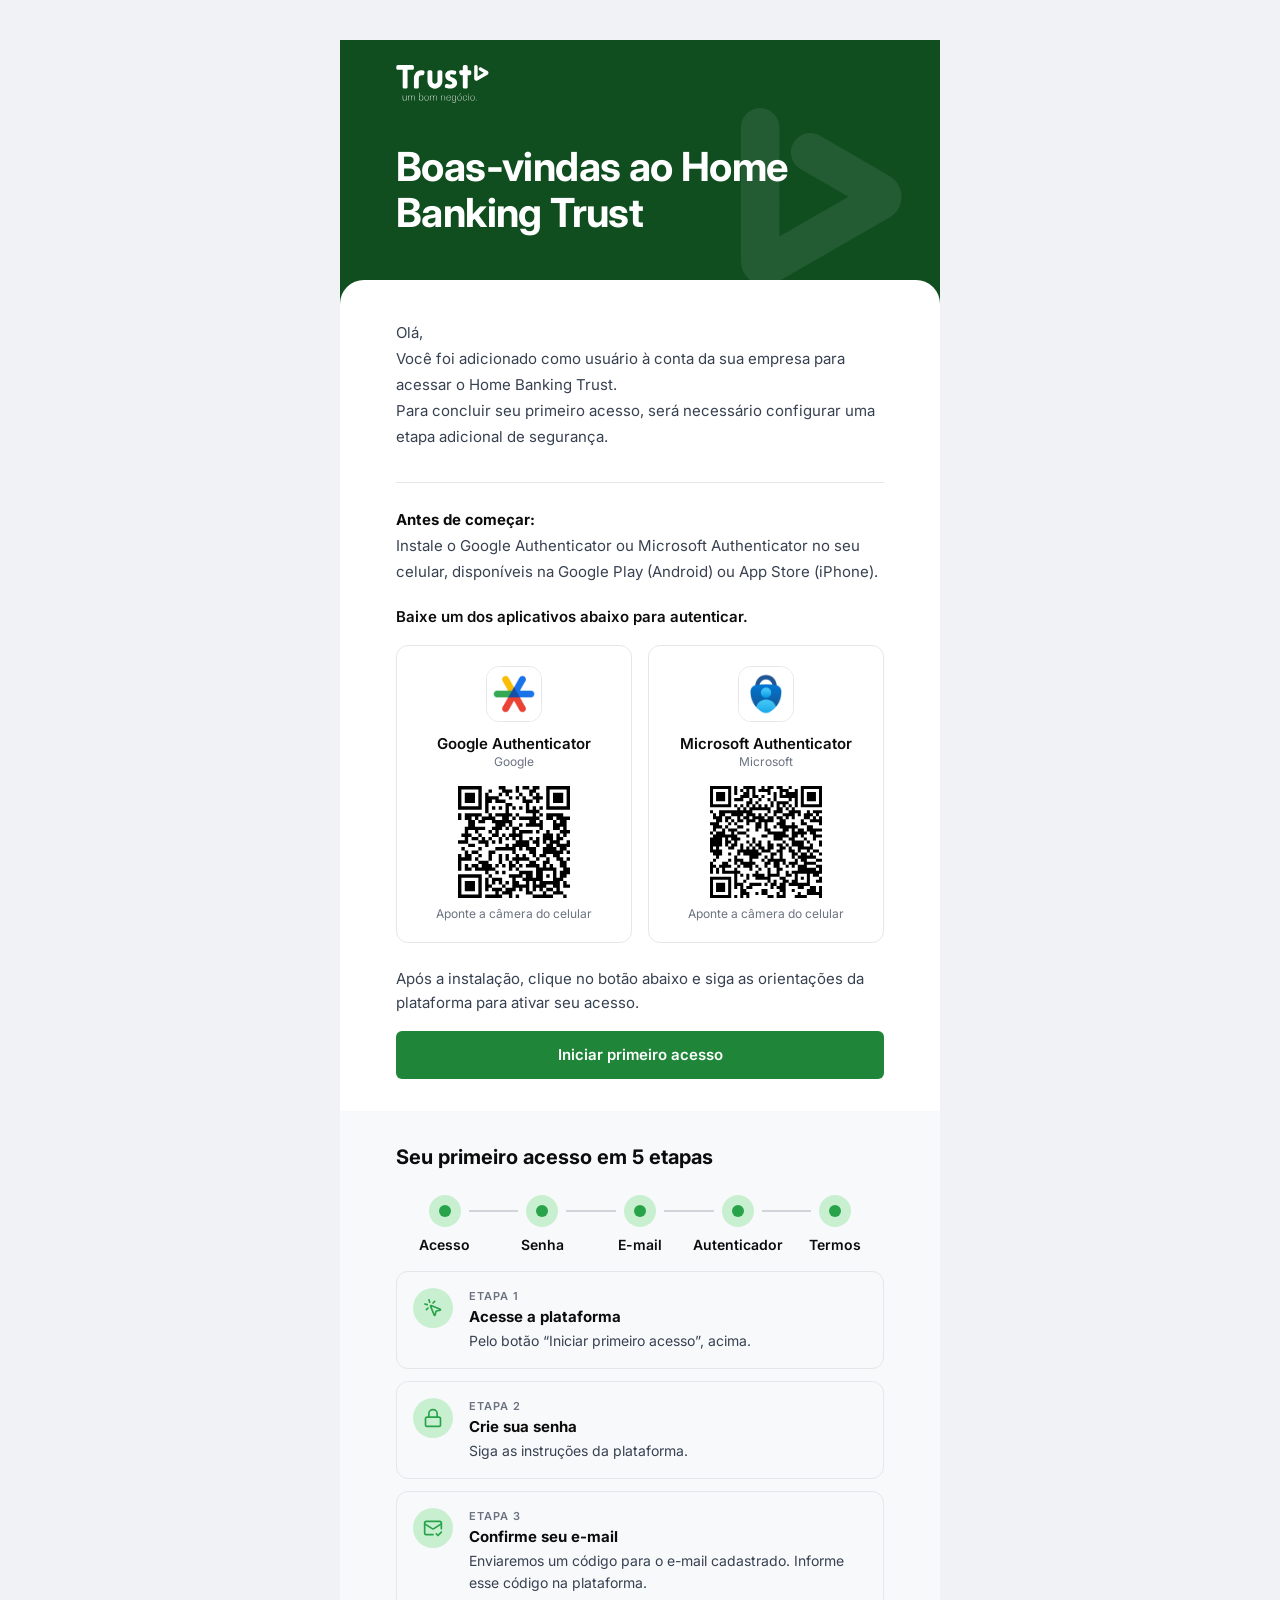
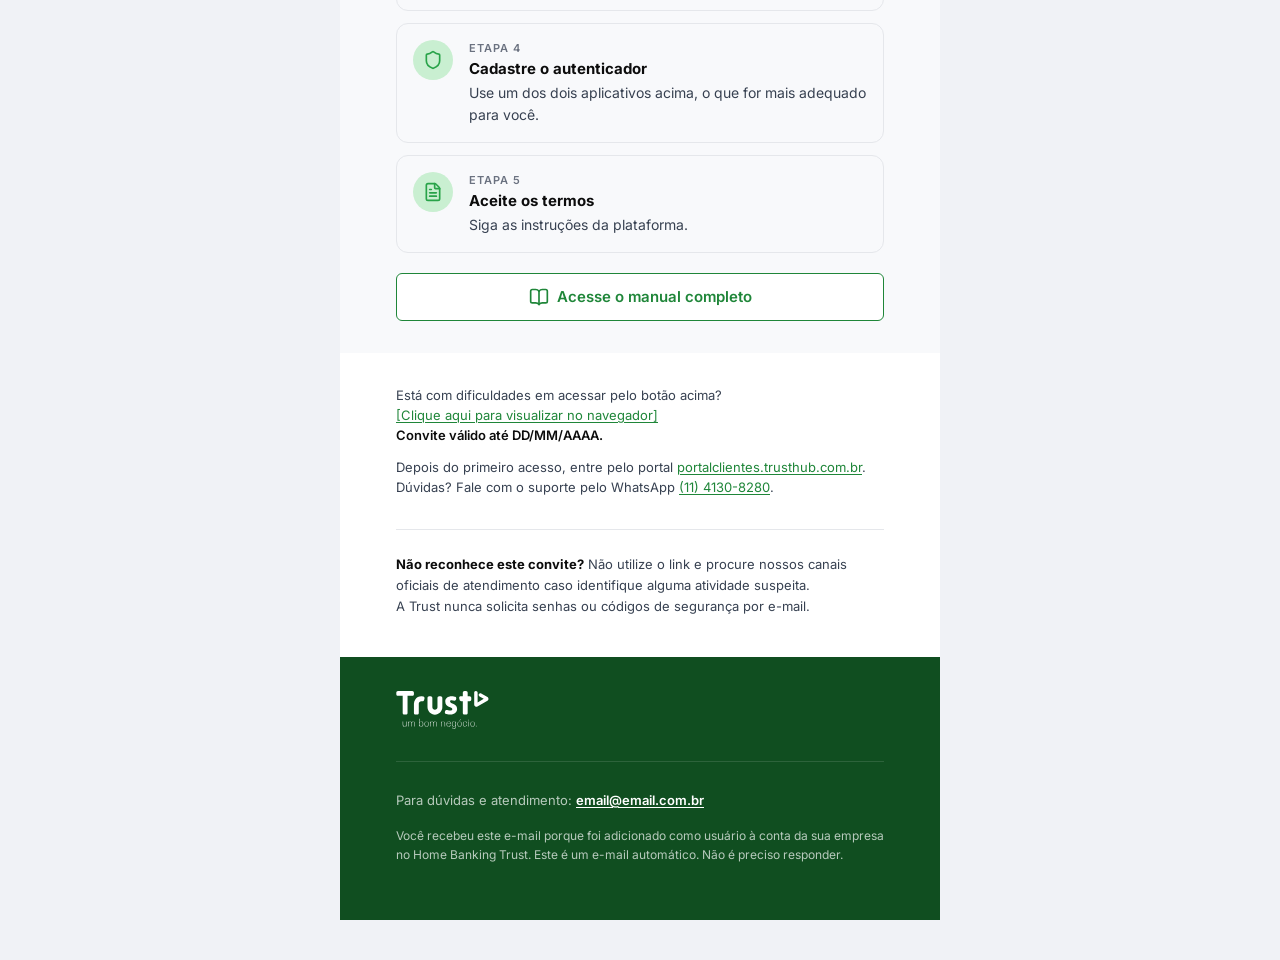
<file: index.html>
<!DOCTYPE html>
<html lang="pt-BR">
<head>
  <meta charset="UTF-8">
  <meta name="robots" content="noindex, nofollow">
  <meta name="viewport" content="width=device-width, initial-scale=1.0">
  <title>Primeiro acesso | Home Banking Trust</title>
  <link rel="preconnect" href="https://fonts.googleapis.com">
  <link rel="preconnect" href="https://fonts.gstatic.com" crossorigin>
  <link href="https://fonts.googleapis.com/css2?family=Inter:wght@400;500;600;700&display=swap" rel="stylesheet">
  <style>
    /* E-mail de primeiro acesso, opção 2 com a copy genérica. Tokens do SRM Diamond DS. Marca Trust (data-brand="trust", branch brand-trust). */
    :root {
      --hero-bg: #104e20;
      --btn: #1f8639;
      --btn-hover: #176a2c;
      --link: #1f8639;
      --chip: #c9efd1;
      --icon: #28a349;
      --focus: rgba(40, 163, 73, 0.35);
      --foot-line: #2d633b;
      --foot-text: #b7cabc;
      --foot-muted: #a4bcaa;
      --text-strong: #0c0c0c;
      --text-body: #374151;
      --text-muted: #6b7280;
      --line: #e5e7eb;
      --page: #f0f2f6;
      --band: #f8f9fb;
      --link-dot: #d1d5db;
      --font-sans: 'Inter', -apple-system, BlinkMacSystemFont, 'Segoe UI', sans-serif;
    }
    *, *::before, *::after { box-sizing: border-box; margin: 0; padding: 0; }
    body { font-family: var(--font-sans); background: var(--page); color: var(--text-body); -webkit-font-smoothing: antialiased; }
    a { color: inherit; }
    svg.i { width: 20px; height: 20px; fill: none; stroke: currentColor; stroke-width: 2; stroke-linecap: round; stroke-linejoin: round; flex-shrink: 0; }

    .email { width: 600px; margin: 40px auto; }
    .blk { background: #fff; padding: 0 56px; }
    .t15 { font-size: 15px; line-height: 26px; }
    .t13 { font-size: 13px; line-height: 20px; }
    .t13 + .t13 { margin-top: 0; }
    b, strong { color: var(--text-strong); font-weight: 700; }
    .semi { color: var(--text-strong); font-weight: 600; }
    .link { color: var(--link); text-decoration: underline; text-underline-offset: 2px; text-decoration-thickness: 1px; }
    .link:hover { color: var(--btn-hover); }
    .rule { height: 1px; background: var(--line); }

    /* Topo */
    .hero { position: relative; height: 264px; background: var(--hero-bg); overflow: hidden; }
    .hero .mark { position: absolute; fill: rgba(255, 255, 255, 0.08); left: 400px; top: 67px; width: 164px; height: 181px; }
    .hero .logo { position: absolute; left: 56px; top: 25px; width: 93px; height: 38px; fill: #fff; }
    .hero .tagline { position: absolute; right: 56px; top: 37px; font-size: 10px; line-height: 14px; font-weight: 600; letter-spacing: 0.16em; color: #a4bcaa; }
    .hero h1 { position: absolute; left: 56px; right: 56px; top: 104px; color: #fff; font-size: 40px; line-height: 46px; font-weight: 700; letter-spacing: -0.6px; }
    .hero .sheet-start { position: absolute; left: 0; right: 0; bottom: 0; height: 24px; background: #fff; border-radius: 24px 24px 0 0; }

    /* Apps */
    .apps-desktop { display: flex; gap: 16px; padding-top: 16px; }
    .app-card {
      flex: 1; display: flex; flex-direction: column; align-items: center; text-align: center;
      padding: 20px 16px; border: 1px solid var(--line); border-radius: 12px; text-decoration: none;
    }
    .app-card:hover { border-color: var(--icon); }
    .app-card:focus-visible { outline: none; box-shadow: 0 0 0 3px var(--focus); }
    .app-icon { width: 56px; height: 56px; border-radius: 13px; border: 1px solid var(--line); display: block; }
    .app-name { margin-top: 12px; font-size: 15px; line-height: 20px; font-weight: 600; color: var(--text-strong); }
    .app-pub { font-size: 12px; line-height: 16px; color: var(--text-muted); }
    .qr { width: 112px; height: 112px; margin-top: 16px; display: block; image-rendering: pixelated; }
    .qr-cap { margin-top: 8px; font-size: 12px; line-height: 16px; color: var(--text-muted); }
    .apps-mobile { display: none; }

    /* Botões */
    .btn {
      display: flex; align-items: center; justify-content: center; gap: 8px;
      height: 48px; border-radius: 6px;
      font-size: 15px; line-height: 20px; font-weight: 600; text-decoration: none;
    }
    .btn-primary { background: var(--btn); color: #fff; }
    .btn-primary:hover { background: var(--btn-hover); }
    .btn-secondary { background: #fff; color: var(--btn); border: 1px solid var(--btn); }
    .btn-secondary:hover { background: var(--chip); }
    .btn:focus-visible { outline: none; box-shadow: 0 0 0 3px var(--focus); }

    /* Etapas */
    .band { background: var(--band); padding: 32px 56px 32px; }
    .band h2 { font-size: 20px; line-height: 28px; font-weight: 700; color: var(--text-strong); }
    .stepper { list-style: none; display: grid; grid-template-columns: repeat(5, 1fr); margin: 24px 0 8px; }
    .stepper li { position: relative; display: flex; flex-direction: column; align-items: center; gap: 8px; font-size: 14px; line-height: 20px; font-weight: 600; color: var(--text-strong); }
    .stepper li:not(:last-child)::after { content: ''; position: absolute; top: 15px; left: calc(50% + 24px); right: calc(-50% + 24px); height: 2px; background: var(--link-dot); }
    .dot { width: 32px; height: 32px; border-radius: 50%; background: var(--chip); display: flex; align-items: center; justify-content: center; }
    .dot::before { content: ''; width: 12px; height: 12px; border-radius: 50%; background: var(--icon); }
    .steps { list-style: none; display: flex; flex-direction: column; gap: 12px; margin-top: 16px; }
    .step { display: flex; gap: 16px; align-items: flex-start; padding: 16px; border: 1px solid var(--line); border-radius: 12px; }
    .chip { width: 40px; height: 40px; border-radius: 20px; background: var(--chip); color: var(--icon); display: flex; align-items: center; justify-content: center; flex-shrink: 0; }
    .step-n { font-size: 11px; line-height: 16px; font-weight: 600; letter-spacing: 1px; text-transform: uppercase; color: var(--text-muted); }
    .step-t { font-size: 15px; line-height: 22px; font-weight: 700; color: var(--text-strong); margin-top: 2px; }
    .step-d { font-size: 14px; line-height: 22px; margin-top: 2px; }
    .band .btn { margin-top: 20px; }

    /* Rodapé */
    .foot { background: var(--hero-bg); padding: 0 56px; }
    .foot-brand { position: relative; height: 72px; }
    .foot-brand .logo { position: absolute; left: 0; bottom: 0; width: 93px; height: 38px; fill: #fff; }
    .foot-brand .tagline { position: absolute; right: 0; bottom: 5px; font-size: 10px; line-height: 14px; font-weight: 600; letter-spacing: 0.16em; color: #a4bcaa; }
    .foot-rule { margin-top: 32px; height: 1px; background: var(--foot-line); }
    .foot-links { padding-top: 28px; font-size: 13px; line-height: 20px; color: var(--foot-text); }
    .foot-links a { color: #fff; font-weight: 600; text-decoration: underline; text-underline-offset: 2px; text-decoration-thickness: 1px; }
    .foot-links a:focus-visible { outline: 2px solid #fff; outline-offset: 2px; border-radius: 2px; }
    .foot-legal { padding: 16px 0 56px; font-size: 12px; line-height: 19px; color: var(--foot-text); }
    .foot-legal .muted { color: var(--foot-muted); }

    @media (max-width: 600px) {
      .email { width: 100%; margin: 0; }
      .blk { padding: 0 24px; }
      .hero { height: 236px; }
      .hero .mark { left: auto; right: -28px; top: 64px; width: 136px; height: 150px; }
      .hero .logo { left: 24px; top: 25px; }
      .hero .tagline { right: 24px; top: 29px; }
      .hero h1 { left: 24px; right: 24px; top: 96px; font-size: 30px; line-height: 38px; letter-spacing: -0.45px; }
      .apps-desktop { display: none; }
      .apps-mobile { display: flex; flex-direction: column; gap: 12px; padding-top: 16px; }
      .app-row { display: flex; align-items: center; gap: 12px; padding: 16px; border: 1px solid var(--line); border-radius: 12px; }
      .app-row .app-icon { width: 48px; height: 48px; border-radius: 11px; }
      .app-row .app-name { margin-top: 0; }
      .apps-sep { margin: 8px 0 4px; }
      .badges { display: flex; justify-content: space-between; gap: 8px; margin-bottom: 8px; }
      .badges a { display: block; border-radius: 8px; }
      .badges a:focus-visible { outline: none; box-shadow: 0 0 0 3px var(--focus); }
      .badge-gp { height: 50px; overflow: hidden; }
      .badge-gp img { height: 65px; margin-top: -7.5px; display: block; }
      .badge-as img { height: 50px; display: block; }
      .band { padding: 32px 24px; }
      .stepper { display: none; }
      .foot { padding: 0 24px; }
    }
    @media (max-width: 360px) {
      .badge-gp img { height: 58px; margin-top: -6.7px; }
      .badge-gp { height: 45px; }
      .badge-as img { height: 45px; }
    }
  </style>
</head>
<body>
  <svg width="0" height="0" style="position:absolute" aria-hidden="true" focusable="false">
    <symbol id="logo" viewBox="0 0 355 146"><path d="M103.88 21.48L102.35 21.0701C100.38 20.6401 98.33 20.4001 96.23 20.4001C86.6 20.4001 78.0902 25.18 72.9302 32.5C69.7702 36.98 67.8903 42.41 67.7603 48.27C67.7603 48.35 67.7402 48.43 67.7402 48.51V84.29C67.7402 87.8 70.6099 90.6799 74.1299 90.6799H80.0103C83.5203 90.6799 86.3999 87.8 86.3999 84.29V48.51C86.3999 48.51 86.3999 48.5 86.3999 48.49C86.6099 43.23 90.9302 39.03 96.2402 39.03C96.8002 39.03 97.2898 39.0802 97.8198 39.1702C97.8198 39.1702 98.7701 39.37 99.3501 39.54C102.65 40.26 106 38.27 106.88 34.97L108.4 29.29C109.31 25.9 107.28 22.37 103.88 21.46"/>
<path d="M176.84 62.49V26.71C176.84 23.2 173.96 20.3201 170.45 20.3201H164.57C161.06 20.3201 158.18 23.2 158.18 26.71V62.49C158.18 62.56 158.2 62.63 158.2 62.71C158.08 67.73 153.72 72.1401 148.35 72.1401C142.98 72.1401 138.62 67.7401 138.5 62.3901V26.72C138.5 23.21 135.63 20.3301 132.11 20.3301H126.23C122.72 20.3301 119.84 23.21 119.84 26.72V62.5C119.84 62.6 119.87 62.69 119.87 62.79C120.26 78.2 132.85 90.78 148.35 90.78C163.85 90.78 176.85 77.83 176.85 62.5H176.84V62.49Z"/>
<path d="M206.59 40.3601C206.59 37.9301 207.87 35.76 212.72 35.76C215.76 35.76 220.43 36.6101 223.27 37.1401C226.41 37.5901 228.99 34.3101 229.5 32.4001L230.16 29.8201C231 26.6801 229.32 23.45 226.39 22.24C225.57 21.86 218.64 20.3101 212.72 20.3101C197.66 20.3101 188.09 28.7401 188.09 40.3501C188.09 63.4501 215.28 60.0001 215.28 69.8301C215.28 72.7601 211.83 74.9299 207.24 74.9299C202.26 74.9299 195 73.24 194.9 73.22C191.57 72.5 188.2 74.5001 187.31 77.8201L186.65 80.4001C185.73 83.8201 187.78 87.37 191.2 88.28C191.2 88.28 200.08 90.73 207.23 90.73C224.97 90.73 233.65 80.1701 233.65 69.5701C233.65 45.9601 206.59 49.9101 206.59 40.3401"/>
<path d="M61.3398 0.0100098H6.39014C2.88014 0.0100098 0 2.89015 0 6.40015V12.28C0 15.79 2.88014 18.6702 6.39014 18.6702H24.5303V84.3501C24.5303 87.8601 27.3999 90.74 30.9199 90.74H36.8003C40.3103 90.74 43.1899 87.8601 43.1899 84.3501V18.6702H61.3301C64.8401 18.6702 67.7202 15.79 67.7202 12.28V6.40015C67.7202 2.89015 64.8501 0.0100098 61.3301 0.0100098"/>
<path d="M248.33 20.3201H255.55V6.40015C255.55 2.89015 258.43 0.0100098 261.94 0.0100098H267.82C271.33 0.0100098 274.21 2.89015 274.21 6.40015V20.3201H281.69C285.2 20.3201 288.08 23.2 288.08 26.71V32.5901C288.08 36.1001 285.2 38.98 281.69 38.98H274.21V84.3501C274.21 87.8601 271.34 90.74 267.82 90.74H261.94C258.43 90.74 255.55 87.8701 255.55 84.3501V38.98H249.75C249.56 38.98 249.38 38.9402 249.2 38.9202C246.54 38.7502 244.15 36.96 243.42 34.25L241.9 28.5701C241.9 28.5701 239.53 20.3201 248.34 20.3201"/>
<path d="M350.21 23.23L326.23 9.36011C323.12 7.57011 319.22 8.59995 317.35 11.7C316.67 12.83 316.34 14.0901 316.4 15.3601C316.5 17.6101 317.73 19.63 319.69 20.75L336.06 30.24L312.44 43.79V6.57007C312.44 2.95007 309.49 0 305.87 0C305.58 0 305.3 0.0200586 305.02 0.0600586C301.76 0.480059 299.3 3.31015 299.3 6.65015V52.1401C299.3 55.3101 301.01 58.1701 303.77 59.5901C304.95 60.2001 306.21 60.5 307.53 60.5C309.02 60.5 310.48 60.0901 311.73 59.3401L350.18 37.27C351.71 36.35 352.91 34.9501 353.54 33.3401C355.03 29.5501 353.67 25.4 350.2 23.23H350.21Z"/>
<path d="M37.6499 117.15H39.3301V136.35H38.04L37.8003 133.47C36.6503 135.66 34.57 136.76 31.54 136.78C26.9 136.78 24.5698 134 24.5698 128.43V117.15H26.25V128.2C26.25 130.6 26.6803 132.36 27.5503 133.48C28.4203 134.6 29.7899 135.16 31.6899 135.16C35.3099 135.16 37.2999 133.26 37.6499 129.45V117.14V117.15Z"/>
<path d="M65.4399 116.72C69.7199 116.72 71.8699 119.5 71.8799 125.07V136.35H70.1802V125.26C70.1802 120.64 68.54 118.33 65.25 118.33C63.69 118.33 62.4402 118.81 61.4902 119.77C60.5402 120.73 59.9703 122.12 59.7803 123.95C59.8003 124.17 59.8198 124.52 59.8198 125V136.35H58.1401V125.26C58.1401 120.64 56.5 118.33 53.21 118.33C51.68 118.33 50.44 118.79 49.48 119.71C48.53 120.63 47.9302 121.96 47.7002 123.69V136.35H46.02V117.15H47.29L47.5503 119.97C48.6503 117.8 50.5799 116.72 53.3599 116.72C56.3999 116.72 58.3603 118.1 59.2603 120.87C59.7503 119.51 60.5201 118.48 61.5801 117.78C62.6401 117.08 63.9299 116.72 65.4399 116.72Z"/>
<path d="M95.8701 116.72C98.3501 116.72 100.22 117.36 101.48 118.63C102.74 119.91 103.38 121.94 103.38 124.75V128.69C103.38 131.49 102.75 133.54 101.48 134.83C100.22 136.12 98.3501 136.77 95.8701 136.77C92.7801 136.77 90.6402 135.71 89.4502 133.6L89.1499 136.34H87.8398V106.89H89.52V119.78C90.74 117.74 92.8601 116.72 95.8701 116.72ZM101.67 128.47V125.03C101.67 122.66 101.2 120.96 100.26 119.9C99.3203 118.85 97.8 118.32 95.71 118.32C92.06 118.32 90.0003 120.12 89.5103 123.72V129.77C90.0003 133.37 92.06 135.17 95.71 135.17C97.8 135.17 99.3203 134.64 100.26 133.59C101.2 132.54 101.67 130.83 101.67 128.46V128.47Z"/>
<path d="M122.23 134.77C120.92 136.11 118.96 136.78 116.36 136.78C113.76 136.78 111.8 136.11 110.49 134.76C109.18 133.42 108.52 131.52 108.52 129.08V124.41C108.52 121.93 109.18 120.03 110.49 118.71C111.8 117.38 113.76 116.72 116.36 116.72C118.96 116.72 120.92 117.38 122.23 118.71C123.54 120.04 124.2 121.94 124.2 124.41V129.08C124.2 131.53 123.54 133.43 122.23 134.77ZM111.67 133.62C112.65 134.65 114.22 135.17 116.36 135.17C118.5 135.17 120.06 134.65 121.05 133.62C122.03 132.59 122.53 131 122.53 128.86V124.6C122.53 122.48 122.04 120.91 121.05 119.88C120.07 118.85 118.5 118.33 116.36 118.33C114.22 118.33 112.66 118.85 111.67 119.88C110.69 120.91 110.19 122.49 110.19 124.6V128.86C110.19 131 110.68 132.59 111.67 133.62Z"/>
<path d="M149.52 116.72C153.8 116.72 155.95 119.5 155.96 125.07V136.35H154.26V125.26C154.26 120.64 152.62 118.33 149.33 118.33C147.77 118.33 146.52 118.81 145.57 119.77C144.62 120.73 144.05 122.12 143.86 123.95C143.88 124.17 143.9 124.52 143.9 125V136.35H142.22V125.26C142.22 120.64 140.58 118.33 137.29 118.33C135.76 118.33 134.52 118.79 133.56 119.71C132.61 120.63 132.01 121.96 131.78 123.69V136.35H130.1V117.15H131.37L131.63 119.97C132.73 117.8 134.66 116.72 137.44 116.72C140.48 116.72 142.44 118.1 143.34 120.87C143.83 119.51 144.6 118.48 145.67 117.78C146.73 117.08 148.02 116.72 149.53 116.72H149.52Z"/>
<path d="M180.03 116.72C184.95 116.72 187.41 119.5 187.42 125.07V136.35H185.72V125.3C185.72 122.9 185.24 121.14 184.29 120.02C183.34 118.9 181.87 118.34 179.87 118.34C176.2 118.34 174.11 120.14 173.6 123.74V136.36H171.92V117.16H173.19L173.45 120.11C174.62 117.86 176.81 116.73 180.02 116.73L180.03 116.72Z"/>
<path d="M200.91 116.72C203.36 116.72 205.25 117.34 206.59 118.58C207.92 119.82 208.59 121.55 208.59 123.76V127.25H194.86V128.46C194.86 133 196.89 135.28 200.95 135.28C205.01 135.28 206.83 133.56 206.83 130.11V129.89H208.51C208.51 132.16 207.87 133.87 206.59 135.03C205.31 136.19 203.43 136.78 200.95 136.78C198.47 136.78 196.5 136.05 195.17 134.58C193.84 133.11 193.18 131.13 193.18 128.62V124.81C193.18 122.33 193.84 120.37 195.15 118.91C196.46 117.45 198.38 116.72 200.91 116.72ZM194.86 125.76H206.87V123.84C206.87 120.09 204.9 118.22 200.95 118.22C197 118.22 194.86 120.48 194.86 125V125.77V125.76Z"/>
<path d="M227.97 117.15H229.28V138.18C229.28 140.42 228.6 142.21 227.23 143.56C225.86 144.9 223.96 145.58 221.52 145.58C217.21 145.58 214.73 143.88 214.07 140.48H215.79C216.1 141.68 216.7 142.56 217.59 143.12C218.48 143.69 219.79 143.97 221.52 143.97C223.49 143.97 224.99 143.44 226.03 142.38C227.07 141.32 227.59 139.81 227.59 137.84V133.68C226.37 135.75 224.24 136.78 221.2 136.78C216.23 136.78 213.75 134.08 213.75 128.69V124.75C213.75 121.97 214.38 119.94 215.65 118.65C216.91 117.36 218.77 116.72 221.21 116.72C224.32 116.72 226.48 117.79 227.69 119.93L227.99 117.15H227.97ZM221.4 135.17C225.17 135.17 227.23 133.27 227.58 129.46V124.04C227.22 120.24 225.16 118.34 221.4 118.33C219.31 118.33 217.79 118.85 216.84 119.9C215.89 120.95 215.42 122.66 215.42 125.04V128.48C215.42 130.85 215.89 132.55 216.84 133.61C217.79 134.67 219.31 135.19 221.4 135.19V135.17Z"/>
<path d="M248.9 134.77C247.59 136.11 245.63 136.78 243.03 136.78C240.43 136.78 238.47 136.11 237.16 134.76C235.85 133.42 235.19 131.52 235.19 129.08V124.41C235.19 121.93 235.85 120.03 237.16 118.71C238.47 117.38 240.43 116.72 243.03 116.72C245.63 116.72 247.59 117.38 248.9 118.71C250.21 120.04 250.87 121.94 250.87 124.41V129.08C250.87 131.53 250.21 133.43 248.9 134.77ZM238.34 133.62C239.32 134.65 240.89 135.17 243.03 135.17C245.17 135.17 246.73 134.65 247.72 133.62C248.7 132.59 249.2 131 249.2 128.86V124.6C249.2 122.48 248.71 120.91 247.72 119.88C246.74 118.85 245.17 118.33 243.03 118.33C240.89 118.33 239.33 118.85 238.34 119.88C237.36 120.91 236.86 122.49 236.86 124.6V128.86C236.86 131 237.35 132.59 238.34 133.62ZM247.92 108.77L243.91 114.67H242.23L246.02 108.77H247.92Z"/>
<path d="M263.74 136.69C261.21 136.69 259.29 136.03 257.98 134.72C256.67 133.41 256.01 131.53 256.01 129.09V124.42C256.01 121.94 256.66 120.05 257.96 118.73C259.26 117.42 261.19 116.76 263.74 116.76C266.29 116.76 268.08 117.38 269.4 118.62C270.72 119.86 271.38 121.61 271.38 123.88V124.2H269.7V123.85C269.7 120.2 267.71 118.38 263.74 118.38C261.65 118.38 260.12 118.89 259.15 119.91C258.18 120.93 257.69 122.5 257.69 124.62V128.88C257.69 131 258.18 132.56 259.15 133.58C260.12 134.59 261.65 135.1 263.74 135.1C267.71 135.1 269.7 133.28 269.7 129.65V129.3H271.38V129.62C271.38 131.89 270.72 133.63 269.4 134.87C268.08 136.1 266.19 136.72 263.74 136.72V136.69Z"/>
<path d="M277.3 113.48V110.62H279.34V113.48H277.3ZM277.42 136.35V117.15H279.1V136.35H277.42Z"/>
<path d="M298.92 134.77C297.61 136.11 295.65 136.78 293.05 136.78C290.45 136.78 288.49 136.11 287.18 134.76C285.87 133.42 285.21 131.52 285.21 129.08V124.41C285.21 121.93 285.87 120.03 287.18 118.71C288.49 117.38 290.45 116.72 293.05 116.72C295.65 116.72 297.61 117.38 298.92 118.71C300.23 120.04 300.89 121.94 300.89 124.41V129.08C300.89 131.53 300.23 133.43 298.92 134.77ZM288.36 133.62C289.34 134.65 290.91 135.17 293.05 135.17C295.19 135.17 296.75 134.65 297.74 133.62C298.72 132.59 299.22 131 299.22 128.86V124.6C299.22 122.48 298.73 120.91 297.74 119.88C296.76 118.85 295.19 118.33 293.05 118.33C290.91 118.33 289.35 118.85 288.36 119.88C287.38 120.91 286.88 122.49 286.88 124.6V128.86C286.88 131 287.37 132.59 288.36 133.62Z"/>
<path d="M306.05 136.35V133.32H308.07V136.35H306.05Z"/></symbol>
    <symbol id="marca" viewBox="299 0 56 61"><path d="M350.21 23.23L326.23 9.36011C323.12 7.57011 319.22 8.59995 317.35 11.7C316.67 12.83 316.34 14.0901 316.4 15.3601C316.5 17.6101 317.73 19.63 319.69 20.75L336.06 30.24L312.44 43.79V6.57007C312.44 2.95007 309.49 0 305.87 0C305.58 0 305.3 0.0200586 305.02 0.0600586C301.76 0.480059 299.3 3.31015 299.3 6.65015V52.1401C299.3 55.3101 301.01 58.1701 303.77 59.5901C304.95 60.2001 306.21 60.5 307.53 60.5C309.02 60.5 310.48 60.0901 311.73 59.3401L350.18 37.27C351.71 36.35 352.91 34.9501 353.54 33.3401C355.03 29.5501 353.67 25.4 350.2 23.23H350.21Z"/></symbol>
    <symbol id="i-click" viewBox="0 0 24 24"><path d="M14 4.1 12 6"/><path d="m5.1 8-2.9-.8"/><path d="m6 12-1.9 2"/><path d="M7.2 2.2 8 5.1"/><path d="M9.037 9.69a.498.498 0 0 1 .653-.653l11 4.5a.5.5 0 0 1-.074.949l-4.349 1.041a1 1 0 0 0-.74.739l-1.04 4.35a.5.5 0 0 1-.95.074z"/></symbol>
    <symbol id="i-lock" viewBox="0 0 24 24"><rect width="18" height="11" x="3" y="11" rx="2" ry="2"/><path d="M7 11V7a5 5 0 0 1 10 0v4"/></symbol>
    <symbol id="i-mail-check" viewBox="0 0 24 24"><path d="M22 13V6a2 2 0 0 0-2-2H4a2 2 0 0 0-2 2v12c0 1.1.9 2 2 2h8"/><path d="m22 7-8.97 5.7a1.94 1.94 0 0 1-2.06 0L2 7"/><path d="m16 19 2 2 4-4"/></symbol>
    <symbol id="i-shield" viewBox="0 0 24 24"><path d="M20 13c0 5-3.5 7.5-7.66 8.95a1 1 0 0 1-.67-.01C7.5 20.5 4 18 4 13V6a1 1 0 0 1 1-1c2 0 4.5-1.2 6.24-2.72a1.17 1.17 0 0 1 1.52 0C14.51 3.81 17 5 19 5a1 1 0 0 1 1 1z"/></symbol>
    <symbol id="i-file-text" viewBox="0 0 24 24"><path d="M6 22a2 2 0 0 1-2-2V4a2 2 0 0 1 2-2h8a2.4 2.4 0 0 1 1.704.706l3.588 3.588A2.4 2.4 0 0 1 20 8v12a2 2 0 0 1-2 2z"/><path d="M14 2v5a1 1 0 0 0 1 1h5"/><path d="M10 9H8"/><path d="M16 13H8"/><path d="M16 17H8"/></symbol>
    <symbol id="i-book" viewBox="0 0 24 24"><path d="M12 5v16"/><path d="M20.001 19A2 2 0 0022 17V5a2 2 0 00-1.999-2L16 3.002A5 5 0 0012 5a5 5 0 00-4-2H4a2 2 0 00-2 2v12a2 2 0 001.999 2H8a5 5 0 014 2 5 5 0 014-2z"/></symbol>
  </svg>

  <main class="email">
    <header class="hero">
      <svg class="mark" aria-hidden="true"><use href="#marca"/></svg>
      <svg class="logo" role="img" aria-label="Trust, um bom negócio"><use href="#logo"/></svg>
      
      <h1>Boas-vindas ao Home Banking Trust</h1>
      <div class="sheet-start"></div>
    </header>

    <section class="blk" style="padding-top:16px">
      <p class="t15">Olá,<br>Você foi adicionado como usuário à conta da sua empresa para acessar o Home Banking Trust.<br>Para concluir seu primeiro acesso, será necessário configurar uma etapa adicional de segurança.</p>
    </section>
    <div class="blk" style="padding-top:32px"><div class="rule"></div></div>

    <section class="blk" style="padding-top:24px">
      <p class="t15"><b>Antes de começar:</b><br>Instale o Google Authenticator ou Microsoft Authenticator no seu celular, disponíveis na Google Play (Android) ou App Store (iPhone).</p>
    </section>
    <section class="blk" style="padding-top:20px">
      <p class="semi" style="font-size:15px;line-height:24px">Baixe um dos aplicativos abaixo para autenticar.</p>
      <div class="apps-desktop">
        <a class="app-card" href="https://maurosrm.github.io/hb-trust/app/google-authenticator/" target="_blank" rel="noopener">
          <img class="app-icon" src="assets/icone-google-authenticator.png" alt="">
          <span class="app-name">Google Authenticator</span>
          <span class="app-pub">Google</span>
          <img class="qr" src="qr/qr-google-authenticator.svg" alt="QR Code para baixar o Google Authenticator">
          <span class="qr-cap">Aponte a câmera do celular</span>
        </a>
        <a class="app-card" href="https://maurosrm.github.io/hb-trust/app/microsoft-authenticator/" target="_blank" rel="noopener">
          <img class="app-icon" src="assets/icone-microsoft-authenticator.png" alt="">
          <span class="app-name">Microsoft Authenticator</span>
          <span class="app-pub">Microsoft</span>
          <img class="qr" src="qr/qr-microsoft-authenticator.svg" alt="QR Code para baixar o Microsoft Authenticator">
          <span class="qr-cap">Aponte a câmera do celular</span>
        </a>
      </div>
      <div class="apps-mobile">
        <div class="app-row"><img class="app-icon" src="assets/icone-google-authenticator.png" alt=""><div><p class="app-name">Google Authenticator</p><p class="app-pub">Google</p></div></div>
        <div class="badges">
          <a class="badge-gp" href="https://play.google.com/store/apps/details?id=com.google.android.apps.authenticator2&hl=pt_BR" target="_blank" rel="noopener"><img src="assets/selo-google-play-pt-br.png" alt="Disponível no Google Play: Google Authenticator"></a>
          <a class="badge-as" href="https://apps.apple.com/br/app/google-authenticator/id388497605" target="_blank" rel="noopener"><img src="assets/selo-app-store-pt-br.svg" alt="Baixar na App Store: Google Authenticator"></a>
        </div>
        <div class="rule apps-sep" role="separator"></div>
        <div class="app-row"><img class="app-icon" src="assets/icone-microsoft-authenticator.png" alt=""><div><p class="app-name">Microsoft Authenticator</p><p class="app-pub">Microsoft</p></div></div>
        <div class="badges">
          <a class="badge-gp" href="https://play.google.com/store/apps/details?id=com.azure.authenticator&hl=pt_BR" target="_blank" rel="noopener"><img src="assets/selo-google-play-pt-br.png" alt="Disponível no Google Play: Microsoft Authenticator"></a>
          <a class="badge-as" href="https://apps.apple.com/br/app/microsoft-authenticator/id983156458" target="_blank" rel="noopener"><img src="assets/selo-app-store-pt-br.svg" alt="Baixar na App Store: Microsoft Authenticator"></a>
        </div>
      </div>
    </section>
    <section class="blk" style="padding-top:24px">
      <p class="t15" style="line-height:24px">Após a instalação, clique no botão abaixo e siga as orientações da plataforma para ativar seu acesso.</p>
    </section>
    <div class="blk" style="padding-top:16px;padding-bottom:32px">
      <a class="btn btn-primary" href="https://portalclientes.trusthub.com.br" target="_blank" rel="noopener">Iniciar primeiro acesso</a>
    </div>

    <section class="band" aria-labelledby="etapas">
      <h2 id="etapas">Seu primeiro acesso em 5 etapas</h2>
      <ol class="stepper" aria-hidden="true">
        <li><span class="dot"></span>Acesso</li>
        <li><span class="dot"></span>Senha</li>
        <li><span class="dot"></span>E-mail</li>
        <li><span class="dot"></span>Autenticador</li>
        <li><span class="dot"></span>Termos</li>
      </ol>
      <ol class="steps">
        <li class="step"><span class="chip"><svg class="i" aria-hidden="true"><use href="#i-click"/></svg></span><div><p class="step-n">Etapa 1</p><p class="step-t">Acesse a plataforma</p><p class="step-d">Pelo botão “Iniciar primeiro acesso”, acima.</p></div></li>
        <li class="step"><span class="chip"><svg class="i" aria-hidden="true"><use href="#i-lock"/></svg></span><div><p class="step-n">Etapa 2</p><p class="step-t">Crie sua senha</p><p class="step-d">Siga as instruções da plataforma.</p></div></li>
        <li class="step"><span class="chip"><svg class="i" aria-hidden="true"><use href="#i-mail-check"/></svg></span><div><p class="step-n">Etapa 3</p><p class="step-t">Confirme seu e-mail</p><p class="step-d">Enviaremos um código para o e-mail cadastrado. Informe esse código na plataforma.</p></div></li>
        <li class="step"><span class="chip"><svg class="i" aria-hidden="true"><use href="#i-shield"/></svg></span><div><p class="step-n">Etapa 4</p><p class="step-t">Cadastre o autenticador</p><p class="step-d">Use um dos dois aplicativos acima, o que for mais adequado para você.</p></div></li>
        <li class="step"><span class="chip"><svg class="i" aria-hidden="true"><use href="#i-file-text"/></svg></span><div><p class="step-n">Etapa 5</p><p class="step-t">Aceite os termos</p><p class="step-d">Siga as instruções da plataforma.</p></div></li>
      </ol>
      <a class="btn btn-secondary" href="manual/" target="_blank" rel="noopener"><svg class="i" aria-hidden="true"><use href="#i-book"/></svg>Acesse o manual completo</a>
    </section>

    <section class="blk" style="padding-top:32px">
      <p class="t13">Está com dificuldades em acessar pelo botão acima?<br><a class="link" href="./">[Clique aqui para visualizar no navegador]</a><br><span class="semi">Convite válido até DD/MM/AAAA.</span></p>
    </section>
    <section class="blk" style="padding-top:12px">
      <p class="t13">Depois do primeiro acesso, entre pelo portal <a class="link" href="https://portalclientes.trusthub.com.br" target="_blank" rel="noopener">portalclientes.trusthub.com.br</a>.<br>Dúvidas? Fale com o suporte pelo WhatsApp <a class="link" href="https://wa.me/551141308280" target="_blank" rel="noopener">(11) 4130-8280</a>.</p>
    </section>
    <div class="blk" style="padding-top:32px"><div class="rule"></div></div>
    <section class="blk" style="padding-top:24px;padding-bottom:40px">
      <p class="t13" style="line-height:21px"><b>Não reconhece este convite?</b> Não utilize o link e procure nossos canais oficiais de atendimento caso identifique alguma atividade suspeita.<br>A Trust nunca solicita senhas ou códigos de segurança por e-mail.</p>
    </section>
    <footer class="foot">
      <div class="foot-brand"><svg class="logo" role="img" aria-label="Trust, um bom negócio"><use href="#logo"/></svg></div>
      <div class="foot-rule"></div>
      <p class="foot-links">Para dúvidas e atendimento: <a href="mailto:email@email.com.br">email@email.com.br</a></p>
      <p class="foot-legal">Você recebeu este e-mail porque foi adicionado como usuário à conta da sua empresa no Home Banking Trust. Este é um e-mail automático. Não é preciso responder.</p>
    </footer>
  </main>
</body>
</html>
</file>
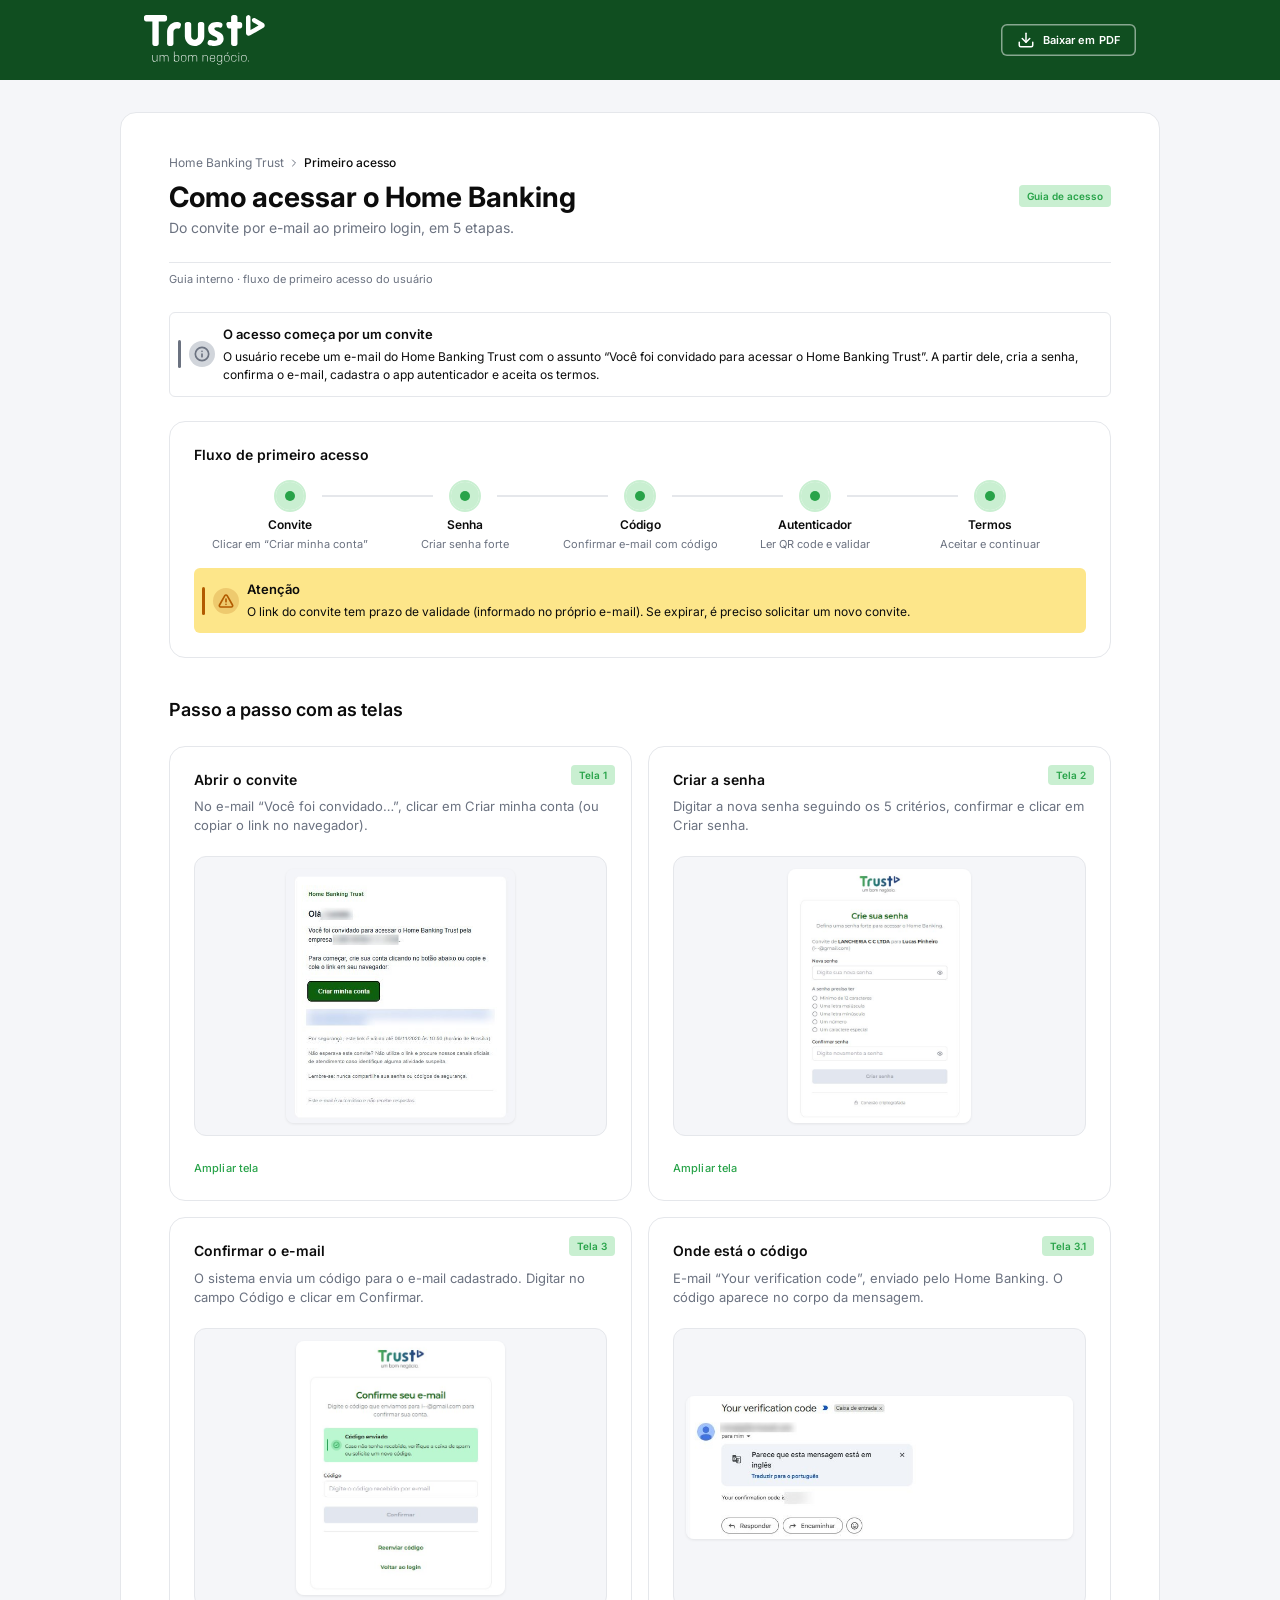
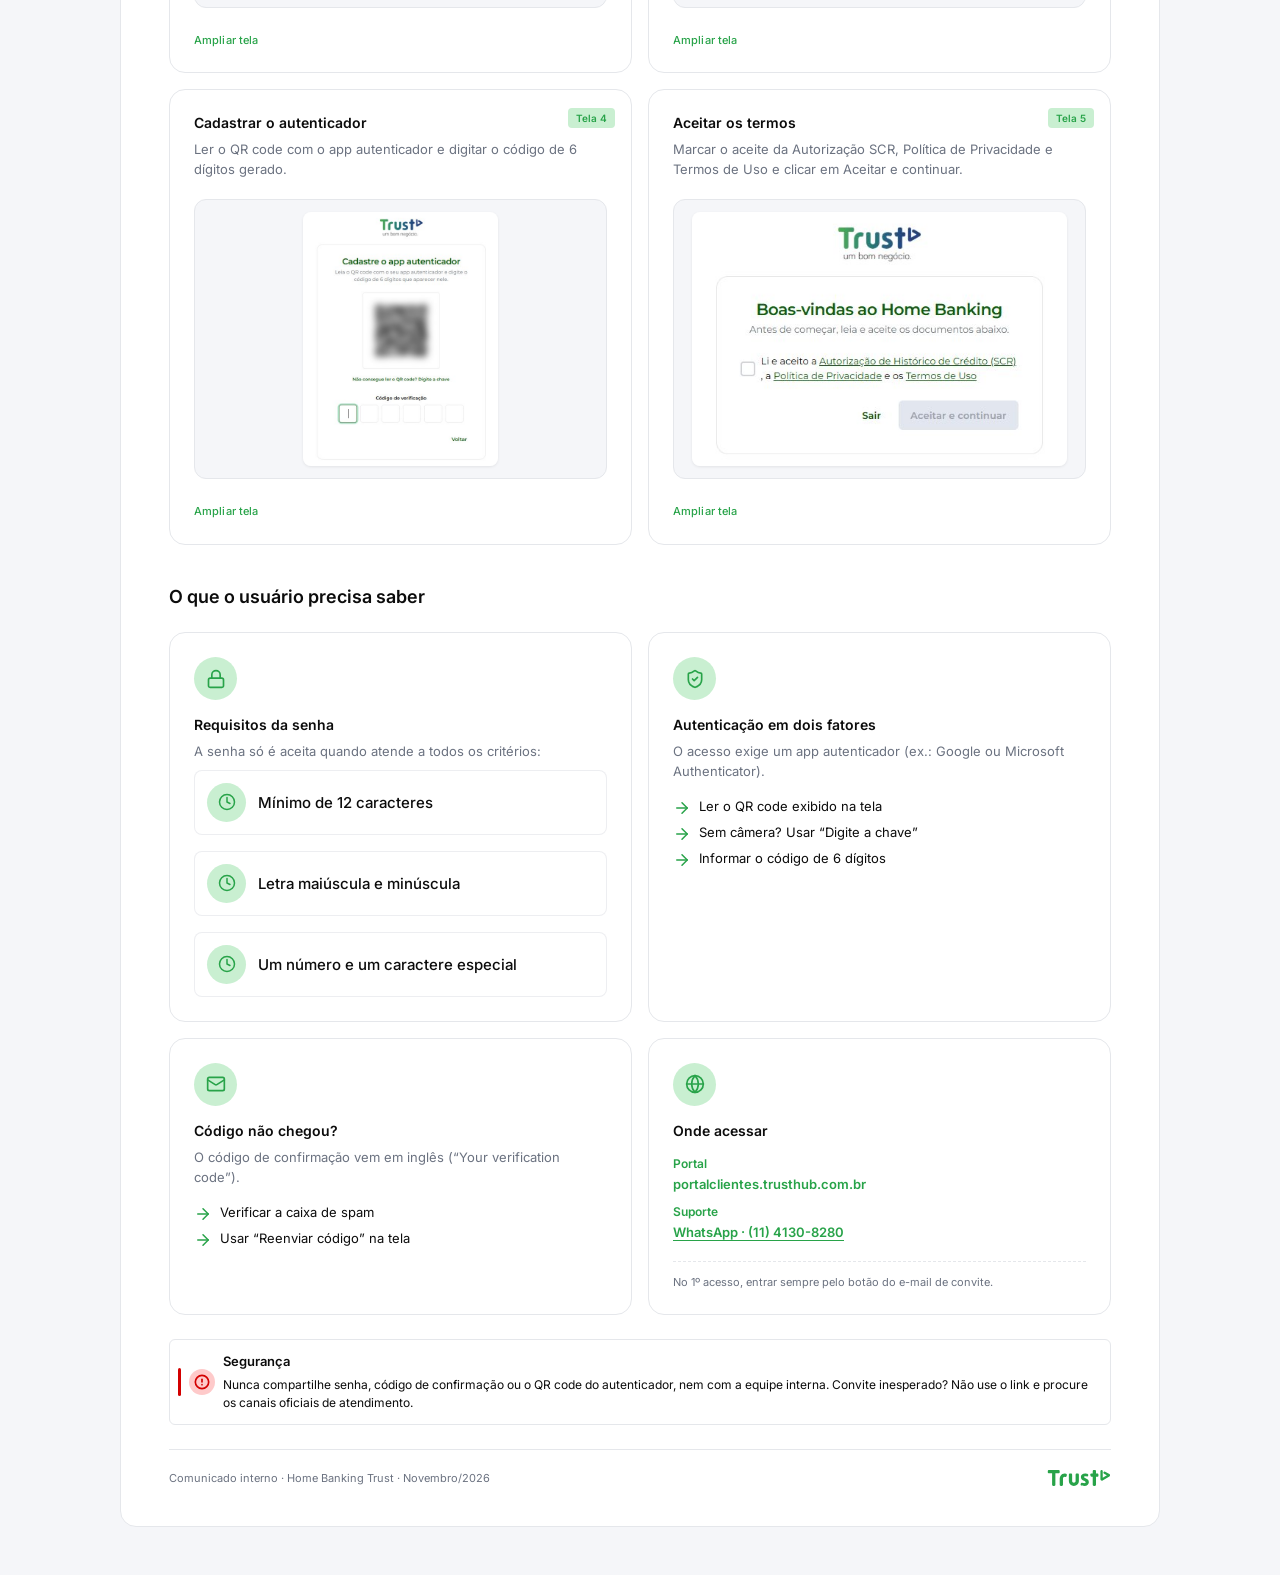
<file: manual/index.html>
<!DOCTYPE html>
<html lang="pt-BR">
<head>
  <meta charset="UTF-8">
  <meta name="viewport" content="width=device-width, initial-scale=1.0">
  <meta name="robots" content="noindex, nofollow">
  <title>Como acessar o Home Banking</title>
  <link rel="preconnect" href="https://fonts.googleapis.com">
  <link rel="preconnect" href="https://fonts.gstatic.com" crossorigin>
  <link href="https://fonts.googleapis.com/css2?family=Inter:wght@400;500;600;700&display=swap" rel="stylesheet">
  <script type="module" crossorigin src="./assets/index-DqwV-yjC.js"></script>
  <link rel="stylesheet" crossorigin href="./assets/index-RgGXMD9n.css">
</head>
<body>
  <div id="root"></div>
</body>
</html>
</file>
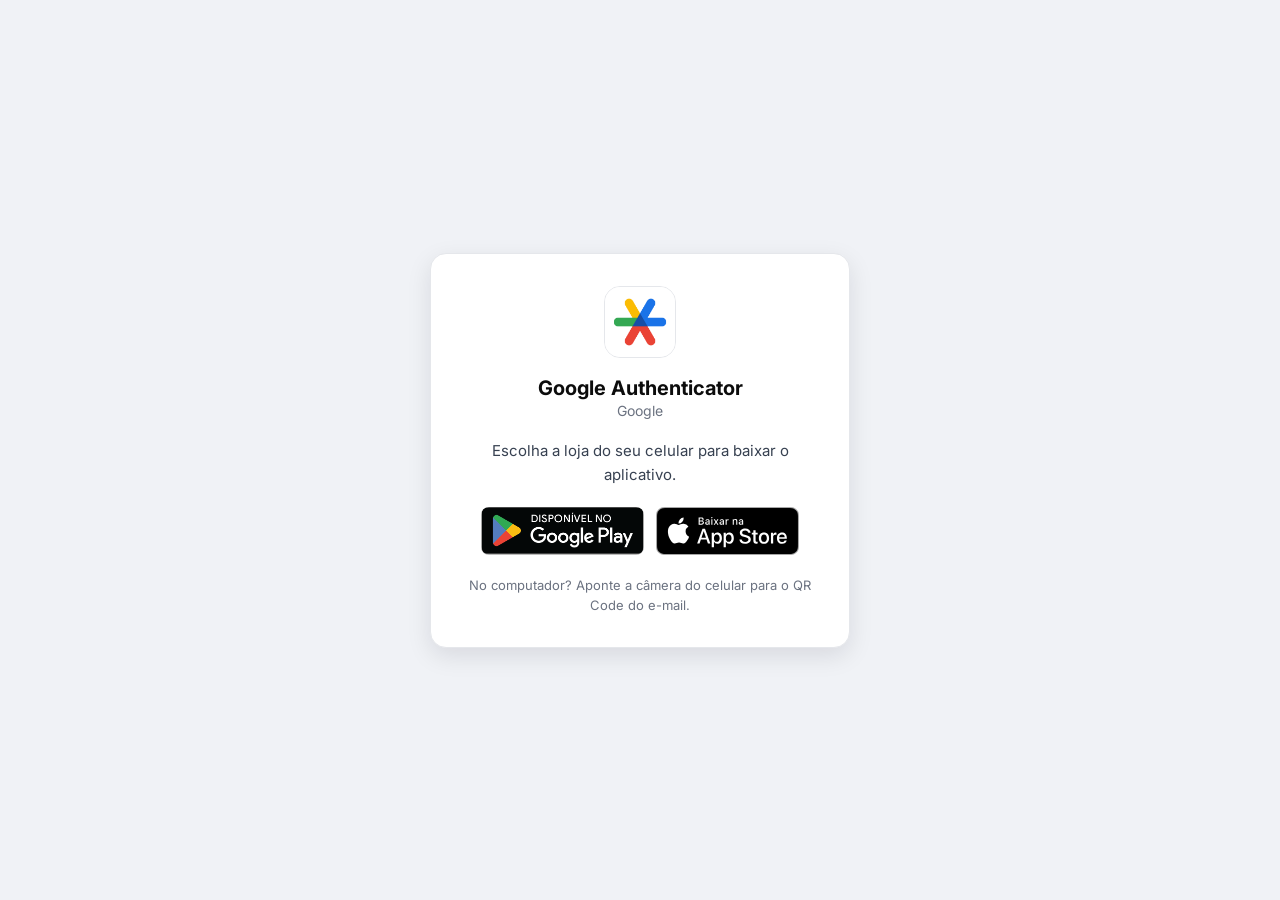
<file: app/google-authenticator/index.html>
<!DOCTYPE html>
<html lang="pt-BR">
<head>
  <meta charset="UTF-8">
  <meta name="robots" content="noindex, nofollow">
  <meta name="viewport" content="width=device-width, initial-scale=1.0">
  <title>Baixar o Google Authenticator</title>
  <script>
    /* Leva para a loja do sistema do celular. No computador, mostra as duas lojas. */
    (function () {
      var ua = navigator.userAgent || '';
      var ios = /iPad|iPhone|iPod/.test(ua) || (navigator.platform === 'MacIntel' && navigator.maxTouchPoints > 1);
      if (/android/i.test(ua)) location.replace('https://play.google.com/store/apps/details?id=com.google.android.apps.authenticator2&hl=pt_BR');
      else if (ios) location.replace('https://apps.apple.com/br/app/google-authenticator/id388497605');
    })();
  </script>
  <link rel="preconnect" href="https://fonts.googleapis.com">
  <link rel="preconnect" href="https://fonts.gstatic.com" crossorigin>
  <link href="https://fonts.googleapis.com/css2?family=Inter:wght@400;600;700&display=swap" rel="stylesheet">
  <style>
    *, *::before, *::after { box-sizing: border-box; margin: 0; padding: 0; }
    body {
      font-family: 'Inter', -apple-system, BlinkMacSystemFont, 'Segoe UI', sans-serif;
      background: #f0f2f6; color: #374151; -webkit-font-smoothing: antialiased;
      min-height: 100vh; display: flex; align-items: center; justify-content: center; padding: 24px 16px;
    }
    .card {
      width: 100%; max-width: 420px; background: #fff; border: 1px solid #e5e7eb; border-radius: 16px;
      box-shadow: 0 8px 24px rgba(0, 8, 30, 0.10); padding: 32px 24px; text-align: center;
    }
    .icon { width: 72px; height: 72px; border-radius: 16px; border: 1px solid #e5e7eb; display: block; margin: 0 auto 16px; }
    h1 { font-size: 20px; line-height: 28px; font-weight: 700; color: #0c0c0c; }
    .pub { font-size: 14px; color: #6b7280; margin-bottom: 20px; }
    p.hint { font-size: 15px; line-height: 24px; margin-bottom: 20px; }
    .badges { display: flex; justify-content: center; align-items: center; gap: 12px; flex-wrap: wrap; }
    .badges a { display: block; border-radius: 8px; }
    .badges a:focus-visible { outline: none; box-shadow: 0 0 0 3px rgba(107, 114, 128, 0.45); }
    .gp { height: 48px; overflow: hidden; }
    .gp img { height: 63px; margin-top: -7.3px; display: block; }
    .as img { height: 48px; display: block; }
    .note { margin-top: 20px; font-size: 13px; line-height: 20px; color: #6b7280; }
  </style>
</head>
<body>
  <main class="card">
    <img class="icon" src="../../assets/icone-google-authenticator.png" alt="">
    <h1>Google Authenticator</h1>
    <p class="pub">Google</p>
    <p class="hint">Escolha a loja do seu celular para baixar o aplicativo.</p>
    <div class="badges">
      <a class="gp" href="https://play.google.com/store/apps/details?id=com.google.android.apps.authenticator2&hl=pt_BR"><img src="../../assets/selo-google-play-pt-br.png" alt="Disponível no Google Play"></a>
      <a class="as" href="https://apps.apple.com/br/app/google-authenticator/id388497605"><img src="../../assets/selo-app-store-pt-br.svg" alt="Baixar na App Store"></a>
    </div>
    <p class="note">No computador? Aponte a câmera do celular para o QR Code do e-mail.</p>
  </main>
</body>
</html>
</file>
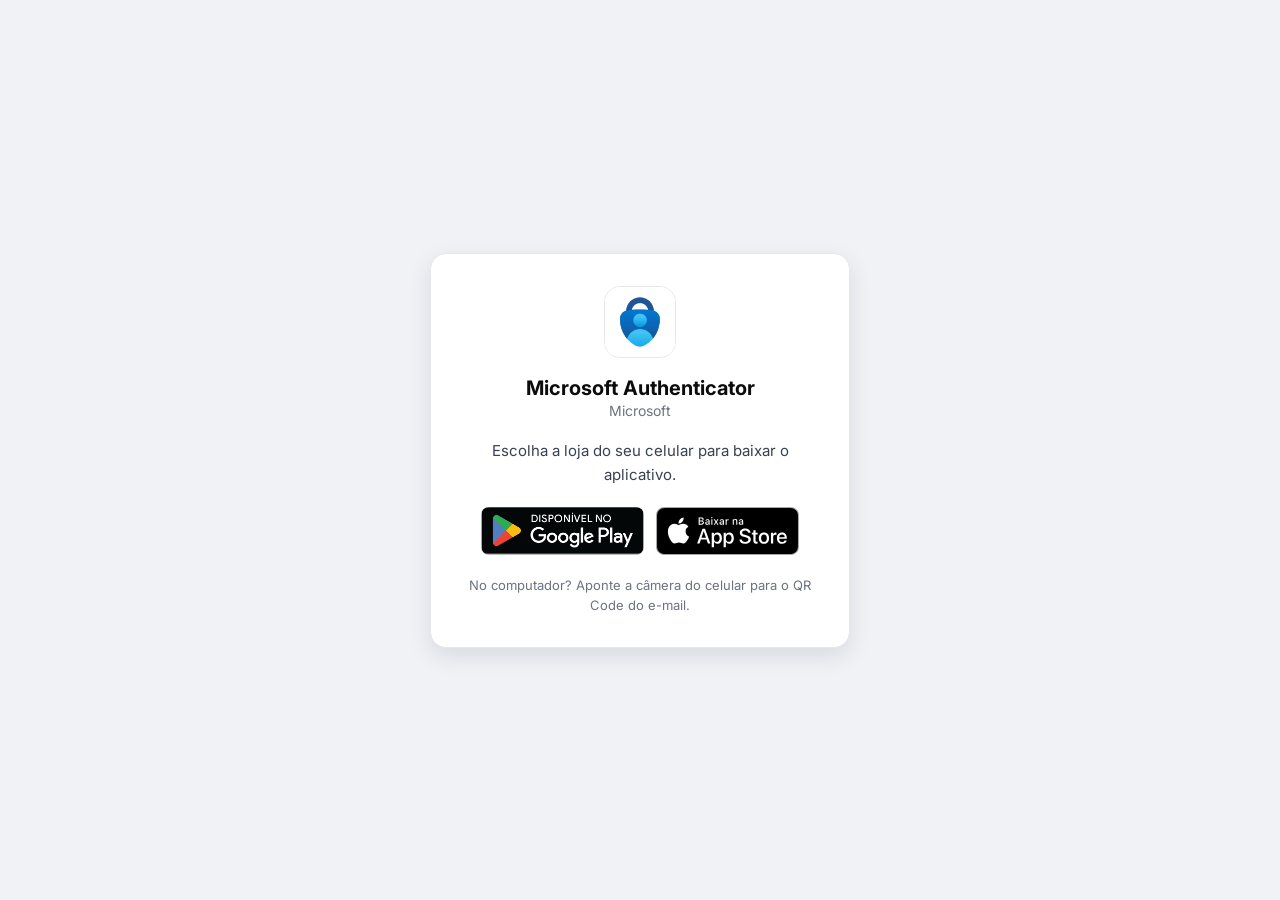
<file: app/microsoft-authenticator/index.html>
<!DOCTYPE html>
<html lang="pt-BR">
<head>
  <meta charset="UTF-8">
  <meta name="robots" content="noindex, nofollow">
  <meta name="viewport" content="width=device-width, initial-scale=1.0">
  <title>Baixar o Microsoft Authenticator</title>
  <script>
    /* Leva para a loja do sistema do celular. No computador, mostra as duas lojas. */
    (function () {
      var ua = navigator.userAgent || '';
      var ios = /iPad|iPhone|iPod/.test(ua) || (navigator.platform === 'MacIntel' && navigator.maxTouchPoints > 1);
      if (/android/i.test(ua)) location.replace('https://play.google.com/store/apps/details?id=com.azure.authenticator&hl=pt_BR');
      else if (ios) location.replace('https://apps.apple.com/br/app/microsoft-authenticator/id983156458');
    })();
  </script>
  <link rel="preconnect" href="https://fonts.googleapis.com">
  <link rel="preconnect" href="https://fonts.gstatic.com" crossorigin>
  <link href="https://fonts.googleapis.com/css2?family=Inter:wght@400;600;700&display=swap" rel="stylesheet">
  <style>
    *, *::before, *::after { box-sizing: border-box; margin: 0; padding: 0; }
    body {
      font-family: 'Inter', -apple-system, BlinkMacSystemFont, 'Segoe UI', sans-serif;
      background: #f0f2f6; color: #374151; -webkit-font-smoothing: antialiased;
      min-height: 100vh; display: flex; align-items: center; justify-content: center; padding: 24px 16px;
    }
    .card {
      width: 100%; max-width: 420px; background: #fff; border: 1px solid #e5e7eb; border-radius: 16px;
      box-shadow: 0 8px 24px rgba(0, 8, 30, 0.10); padding: 32px 24px; text-align: center;
    }
    .icon { width: 72px; height: 72px; border-radius: 16px; border: 1px solid #e5e7eb; display: block; margin: 0 auto 16px; }
    h1 { font-size: 20px; line-height: 28px; font-weight: 700; color: #0c0c0c; }
    .pub { font-size: 14px; color: #6b7280; margin-bottom: 20px; }
    p.hint { font-size: 15px; line-height: 24px; margin-bottom: 20px; }
    .badges { display: flex; justify-content: center; align-items: center; gap: 12px; flex-wrap: wrap; }
    .badges a { display: block; border-radius: 8px; }
    .badges a:focus-visible { outline: none; box-shadow: 0 0 0 3px rgba(107, 114, 128, 0.45); }
    .gp { height: 48px; overflow: hidden; }
    .gp img { height: 63px; margin-top: -7.3px; display: block; }
    .as img { height: 48px; display: block; }
    .note { margin-top: 20px; font-size: 13px; line-height: 20px; color: #6b7280; }
  </style>
</head>
<body>
  <main class="card">
    <img class="icon" src="../../assets/icone-microsoft-authenticator.png" alt="">
    <h1>Microsoft Authenticator</h1>
    <p class="pub">Microsoft</p>
    <p class="hint">Escolha a loja do seu celular para baixar o aplicativo.</p>
    <div class="badges">
      <a class="gp" href="https://play.google.com/store/apps/details?id=com.azure.authenticator&hl=pt_BR"><img src="../../assets/selo-google-play-pt-br.png" alt="Disponível no Google Play"></a>
      <a class="as" href="https://apps.apple.com/br/app/microsoft-authenticator/id983156458"><img src="../../assets/selo-app-store-pt-br.svg" alt="Baixar na App Store"></a>
    </div>
    <p class="note">No computador? Aponte a câmera do celular para o QR Code do e-mail.</p>
  </main>
</body>
</html>
</file>
<file: manual/assets/index-RgGXMD9n.css>
@charset "UTF-8";@import"https://fonts.googleapis.com/css2?family=Inter:wght@400;500;600;700&display=swap";:root{--brand-1-50: #eef2fb;--brand-1-100: #d8e1f5;--brand-1-200: #b3c5ea;--brand-1-250: #92a9ef;--brand-1-300: #7f9ede;--brand-1-350: #5b81d2;--brand-1-400: #3560c9;--brand-1-500: #274c9e;--brand-1-600: #1d3f80;--brand-1-700: #163268;--brand-1-800: #0f2450;--brand-1-900: #081736;--brand-2-50: #fff4e6;--brand-2-100: #ffe6cc;--brand-2-200: #ffd4a3;--brand-2-300: #ffb875;--brand-2-400: #ff9a3d;--brand-2-500: #ff8200;--brand-2-600: #e67300;--brand-2-700: #cc6600;--brand-2-800: #a35200;--brand-2-900: #7a3d00;--core-neutral-0: #ffffff;--core-neutral-50: #f5f6f9;--core-neutral-100: #f0f2f6;--core-neutral-200: #e5e7eb;--core-neutral-300: #d1d5db;--core-neutral-400: #9ca3af;--core-neutral-500: #6b7280;--core-neutral-600: #4b5563;--core-neutral-700: #374151;--core-neutral-800: #1f2937;--core-neutral-900: #111827;--core-neutral-950: #0c0c0c;--core-green-50: #f0fdf4;--core-green-100: #dcfce7;--core-green-200: #bbf7d0;--core-green-300: #86efac;--core-green-400: #4ade80;--core-green-450: #34d399;--core-green-500: #22c55e;--core-green-600: #16a34a;--core-green-700: #047857;--core-green-800: #065f46;--core-green-900: #064e3b;--core-red-50: #fef2f2;--core-red-100: #fee2e2;--core-red-200: #fecaca;--core-red-300: #fca5a5;--core-red-400: #f87171;--core-red-500: #ef4444;--core-red-600: #dc2626;--core-red-700: #d30000;--core-red-800: #991b1b;--core-red-900: #7f1d1d;--core-amber-50: #fffbeb;--core-amber-100: #fef3c7;--core-amber-200: #fde68a;--core-amber-300: #fcd34d;--core-amber-400: #fbbf24;--core-amber-500: #f59e0b;--core-amber-600: #d97706;--core-amber-700: #b25b00;--core-amber-800: #92400e;--core-amber-900: #78350f;--teal-50: #f0fdfa;--teal-100: #ccfbf1;--teal-200: #99f6e4;--teal-300: #5eead4;--teal-500: #14b8a6;--teal-700: #0f766e;--teal-900: #134e4a;--white-a05: rgba(255, 255, 255, .05);--white-a08: rgba(255, 255, 255, .08);--white-a10: rgba(255, 255, 255, .1);--white-a15: rgba(255, 255, 255, .15);--white-a18: rgba(255, 255, 255, .18);--white-a20: rgba(255, 255, 255, .2);--white-a22: rgba(255, 255, 255, .22);--white-a30: rgba(255, 255, 255, .3);--white-a35: rgba(255, 255, 255, .35);--white-a38: rgba(255, 255, 255, .38);--white-a40: rgba(255, 255, 255, .4);--white-a45: rgba(255, 255, 255, .45);--white-a50: rgba(255, 255, 255, .5);--white-a55: rgba(255, 255, 255, .55);--white-a60: rgba(255, 255, 255, .6);--white-a65: rgba(255, 255, 255, .65);--white-a70: rgba(255, 255, 255, .7);--white-a75: rgba(255, 255, 255, .75);--white-a80: rgba(255, 255, 255, .8);--white-a82: rgba(255, 255, 255, .82);--white-a85: rgba(255, 255, 255, .85);--white-a88: rgba(255, 255, 255, .88);--error-a07: rgba(211, 0, 0, .07);--error-a12: rgba(211, 0, 0, .12);--error-a18: rgba(220, 38, 38, .18);--error-a35: rgba(211, 0, 0, .35);--error-dark-a25: rgba(153, 0, 0, .25);--accent-a07: rgba(255, 130, 0, .07);--accent-a12: rgba(255, 130, 0, .12);--accent-a35: rgba(255, 130, 0, .35);--warning-a35: rgba(217, 119, 6, .35)}:root{--brand-primary: var(--brand-1-500);--brand-primary-hover: var(--brand-1-600);--brand-primary-light: var(--brand-1-100);--brand-secondary: var(--brand-1-700);--brand-accent: var(--brand-2-500);--brand-accent-hover: var(--brand-2-700);--brand-accent-light: var(--brand-2-100);--brand-accent-strong: var(--brand-2-700);--brand-primary-dark: var(--brand-primary-hover);--brand-primary-a10: rgba(39, 76, 158, .1);--brand-primary-a15: rgba(39, 76, 158, .15);--brand-primary-a20: rgba(39, 76, 158, .2);--brand-primary-a35: rgba(39, 76, 158, .35);--brand-primary-a45: rgba(39, 76, 158, .45);--overlay-dark-a45: rgba(0, 8, 30, .45);--overlay-dark-a60: rgba(0, 8, 30, .6);--overlay-dark-a80: rgba(0, 8, 30, .8);--logo-primary: #184987;--logo-secondary: #597ca3;--text-primary: var(--core-neutral-950);--text-secondary: var(--core-neutral-500);--text-tertiary: var(--core-neutral-500);--text-placeholder: var(--core-neutral-400);--text-on-brand: var(--core-neutral-0);--text-on-accent: var(--core-neutral-0);--text-on-inverse: var(--core-neutral-0);--text-disabled: var(--core-neutral-400);--text-brand: var(--brand-primary);--text-accent: var(--brand-accent-strong);--text-on-image: rgba(255, 255, 255, .8);--text-on-image-subtle: rgba(255, 255, 255, .6);--icon-default: var(--core-neutral-500);--icon-primary: var(--brand-primary);--icon-success: var(--core-green-700);--icon-warning: var(--core-amber-700);--icon-error: var(--core-red-700);--icon-inverse: var(--core-neutral-0);--icon-glyph-brand: var(--brand-1-500);--surface-default: var(--core-neutral-0);--surface-subtle: var(--core-neutral-50);--surface-muted: #e2e6ef;--surface-brand: var(--brand-primary);--surface-inverse: #1e2b44;--surface-canvas: #f8f9fb;--surface-hover: var(--core-neutral-50);--surface-selected: #f7fafd;--border-default: var(--core-neutral-200);--border-medium: var(--core-neutral-300);--border-strong: var(--core-neutral-400);--border-brand: var(--brand-primary);--border-error: var(--core-red-600);--border-selected: var(--border-medium);--border-subtle: rgba(229, 231, 235, .7);--success-subtle: var(--core-green-200);--success-default: var(--core-green-600);--success-strong: var(--core-green-700);--success-bg: var(--core-green-50);--success-border: var(--core-green-200);--success-icon: var(--core-green-700);--warning-subtle: var(--core-amber-200);--warning-default: var(--core-amber-500);--warning-strong: var(--core-amber-700);--warning-bg: var(--core-amber-50);--warning-border: var(--core-amber-200);--warning-icon: var(--core-amber-700);--error-subtle: var(--core-red-200);--error-default: var(--core-red-600);--error-strong: var(--core-red-700);--error-bg: var(--core-red-50);--error-border: var(--core-red-200);--error-icon: var(--core-red-700);--info-subtle: var(--brand-1-100);--info-default: var(--brand-1-400);--info-strong: var(--brand-1-500);--info-bg: var(--brand-1-50);--info-border: var(--brand-1-200);--info-icon: var(--brand-1-500);--brand-primary-subtle: var(--brand-1-100);--brand-primary-default: var(--brand-1-500);--brand-primary-strong: var(--brand-1-700);--brand-primary-bg: var(--brand-1-50);--brand-primary-border: var(--brand-1-500);--brand-primary-icon: var(--brand-1-500);--feedback-info: var(--text-secondary);--feedback-info-bg: var(--core-neutral-300);--feedback-tint-info: color-mix(in srgb, var(--feedback-info) 20%, transparent);--feedback-tint-success: color-mix(in srgb, var(--success-default) 20%, transparent);--feedback-tint-warning: color-mix(in srgb, var(--warning-strong) 20%, transparent);--feedback-tint-error: color-mix(in srgb, var(--error-strong) 20%, transparent);--feedback-tint-neutral: color-mix(in srgb, var(--text-secondary) 15%, transparent);--feedback-tint-ai: color-mix(in srgb, var(--ai-accent) 20%, transparent);--feedback-chip-info: var(--feedback-info-bg);--feedback-chip-success: var(--success-subtle);--feedback-chip-warning: var(--warning-subtle);--feedback-chip-error: var(--error-subtle);--feedback-chip-brand: var(--brand-primary-light);--callout-rail-info: var(--feedback-info);--callout-rail-success: var(--success-default);--callout-rail-warning: var(--warning-strong);--callout-rail-error: var(--error-strong);--callout-rail-neutral: var(--text-tertiary);--status-pending: var(--core-neutral-400);--ai-surface: var(--brand-1-900);--ai-accent: var(--brand-primary);--ai-muted: var(--brand-primary-a15);--ai-color: var(--brand-primary);--ai-bg: var(--brand-primary-light);--avatar-blue: var(--brand-primary);--avatar-green: #1a6b4a;--avatar-purple: #7c3aed;--avatar-amber: #b45309;--avatar-crimson: #be123c;--avatar-teal: #0d6e8a;--avatar-navy: #1e2d5a;--avatar-rose: #9d174d;--avatar-slate: #475569;--avatar-indigo: #3730a3;--tag-neutral-bg: var(--core-neutral-200);--tag-neutral-color: var(--core-neutral-700);--tag-brand-bg: var(--brand-primary-light);--chip-selected-bg: var(--brand-primary-light);--chip-selected-text: var(--brand-primary);--overlay-backdrop: rgba(0, 8, 30, .6);--overlay-backdrop-light: rgba(0, 8, 30, .45);--overlay-subtle: rgba(0, 0, 0, .04);--focus-ring: 0 0 0 3px var(--brand-primary-a35);--focus-ring-brand: 0 0 0 3px var(--brand-primary-a35);--focus-ring-error: 0 0 0 3px var(--error-a35);--focus-ring-error-input: 0 0 0 3px var(--error-a18);--focus-ring-warning: 0 0 0 3px var(--warning-a35);--focus-ring-accent: 0 0 0 3px var(--accent-a35);--focus-ring-inverse: 0 0 0 3px var(--white-a35);--focus-ring-color: var(--brand-1-400);--focus-ring-width: var(--border-width-lg);--interactive-primary-active: var(--brand-1-900);--interactive-error-active: var(--core-red-800);--interactive-secondary: var(--core-neutral-100);--interactive-secondary-hover: var(--core-neutral-200);--interactive-secondary-active: var(--core-neutral-300);--interactive-on-secondary: var(--brand-primary);--interactive-accent-hover: #e67500;--interactive-accent-active: #cc6900;--interactive-accent-light: #fff0e0;--interactive-danger: var(--core-red-600);--interactive-danger-hover: #b91c1c;--interactive-danger-active: var(--core-red-800);--interactive-danger-light: var(--core-red-50);--interactive-on-danger: var(--core-neutral-0);--interactive-ghost-hover: var(--core-neutral-100);--interactive-ghost-active: var(--core-neutral-200);--nav-dark-bg: var(--white-a08);--nav-dark-bg-hover: rgba(255, 255, 255, .12);--nav-dark-bg-active: var(--white-a15);--nav-dark-border: var(--white-a30);--nav-dark-text: rgba(255, 255, 255, .75);--nav-dark-text-label: rgba(255, 255, 255, .55);--nav-dark-surface: var(--core-neutral-900);--grad-btn: linear-gradient(135deg, var(--brand-1-600) 0%, var(--brand-primary) 100%);--grad-btn-hover: linear-gradient(135deg, var(--brand-1-700) 0%, var(--brand-1-600) 100%);--grad-header: linear-gradient(180deg, var(--brand-1-900) 0%, var(--surface-inverse) 100%);--grad-divider: linear-gradient(90deg, transparent 0%, var(--border-default) 50%, transparent 100%);--grad-overlay: linear-gradient(to top, var(--shadow-overlay-lg) 0%, transparent 100%);--grad-brand: linear-gradient(135deg, var(--brand-1-800) 0%, var(--brand-1-500) 100%);--grad-ai: var(--grad-brand);--grad-ai-hero: linear-gradient(135deg, var(--brand-1-800) 0%, var(--brand-1-700) 60%, var(--brand-1-800) 100%);--chart-1: var(--brand-primary);--chart-2: var(--brand-2-500);--chart-3: var(--core-green-600);--chart-4: var(--avatar-purple);--chart-5: var(--avatar-amber);--chart-6: var(--brand-1-500);--chart-negative: var(--core-neutral-950);--chart-loss: var(--core-red-700);--chart-grid: var(--border-subtle);--chart-tone-primary: var(--brand-primary);--chart-tone-success: var(--core-green-600);--chart-tone-warning: var(--core-amber-500);--chart-tone-error: var(--core-red-600);--chart-tone-info: var(--brand-1-400);--chart-tone-neutral-1: var(--core-neutral-500);--chart-tone-neutral-2: var(--core-neutral-400);--chart-tone-neutral-3: var(--core-neutral-300);--chart-axis: var(--text-secondary);--chart-grid-line: var(--border-subtle);--chart-tooltip-bg: var(--surface-default);--chart-tooltip-color: var(--text-primary)}:root{--font-sans: "Inter", -apple-system, BlinkMacSystemFont, sans-serif;--font-mono: "JetBrains Mono", "Fira Code", "Cascadia Code", monospace;--font-family: var(--font-sans);--text-8: 8px;--text-9: 9px;--text-10: 10px;--text-11: 11px;--text-12: 12px;--text-13: 13px;--text-14: 14px;--text-15: 15px;--text-16: 16px;--text-17: 17px;--text-18: 18px;--text-19: 19px;--text-20: 20px;--text-21: 21px;--text-22: 22px;--text-23: 23px;--text-24: 24px;--text-25: 25px;--text-26: 26px;--text-27: 27px;--text-28: 28px;--text-30: 30px;--text-32: 32px;--text-36: 36px;--text-40: 40px;--text-48: 48px;--font-weight-regular: 400;--font-weight-medium: 500;--font-weight-semibold: 600;--font-weight-bold: 700;--weight-regular: var(--font-weight-regular);--weight-medium: var(--font-weight-medium);--weight-semibold: var(--font-weight-semibold);--weight-bold: var(--font-weight-bold);--text-body: var(--text-14);--text-body-sm: var(--text-13);--text-body-xs: var(--text-12);--text-caption: var(--text-11);--text-label: var(--text-12);--text-label-sm: var(--text-11);--text-heading-sm: var(--text-16);--text-heading-md: var(--text-20);--text-heading-lg: var(--text-24);--text-display: var(--text-32);--text-eyebrow: var(--text-10);--text-mono: var(--text-13);--ts-body-md: var(--text-14);--ts-body-md-weight: 400;--ts-body-sm: var(--text-13);--ts-body-sm-weight: 400;--ts-label-md: var(--text-12);--ts-label-md-weight: 500;--ts-label-sm: var(--text-11);--ts-label-sm-weight: 600;--ts-caption: var(--text-11);--ts-caption-weight: 400;--ts-heading-sm: var(--text-16);--ts-heading-sm-weight: 700;--ts-heading-md: var(--text-20);--ts-heading-md-weight: 700;--ts-heading-lg: var(--text-24);--ts-heading-lg-weight: 800;--ts-eyebrow: var(--text-10);--ts-eyebrow-weight: 700;--ts-mono: var(--text-13);--ts-mono-weight: 500;--leading-dense: 1.1;--leading-tight: 1.15;--leading-compact: 1.25;--leading-snug: 1.3;--leading-normal: 1.5;--leading-loose: 1.6;--tracking-eyebrow: .5px;--tracking-label: var(--tracking-eyebrow);--tracking-nav: .33px;--tracking-tight: .01em;--tracking-widened: .06em}:root{--space-05: 2px;--space-1: 4px;--space-2: 8px;--space-3: 12px;--space-4: 16px;--space-5: 20px;--space-6: 24px;--space-7: 28px;--space-8: 32px;--space-9: 36px;--space-10: 40px;--space-11: 44px;--space-12: 48px;--space-13: 52px;--space-14: 56px;--breakpoint-sm: 480px;--breakpoint-md: 768px;--breakpoint-lg: 1024px;--breakpoint-xl: 1280px;--breakpoint-2xl: 1440px;--padding-page: 56px;--padding-page-mobile: 20px;--padding-section: 40px;--gap-section: 32px;--padding-card: 24px;--padding-card-sm: 16px;--padding-card-x: 24px;--padding-card-y: 24px;--gap-card: 16px;--gap-card-lg: 24px;--gap-form: 16px;--gap-form-group: 24px;--gap-form-inline: 8px;--modal-width: 540px;--modal-width-mobile: calc(100vw - var(--space-6));--toast-width: min(360px, calc(100vw - var(--space-12)));--drawer-width: 45vw;--drawer-width-mobile: 88vw;--drawer-width-min: 420px;--drawer-width-sm: 30vw;--drawer-width-lg: 65vw;--input-height-sm: 40px;--input-height-md: 48px;--nav-height: 80px;--nav-height-scroll: 64px;--bottom-nav-height: 64px;--app-header-height: 56px;--height-row-compact: 40px;--height-row-md: 56px;--height-table-header: 44px;--height-table-header-compact: 36px;--height-pagination: 52px;--width-form-max: 444px;--width-panel-min: 420px;--width-card-min: 220px}:root{--radius-none: 0px;--radius-xxs: 2px;--radius-xs: 2px;--radius-sm: 4px;--radius-md: 6px;--radius-lg: 8px;--radius-xl: 12px;--radius-2xl: 16px;--radius-3xl: 24px;--radius-full: 9999px;--radius-modal: 24px;--radius-button: 6px;--radius-input: 8px;--radius-card: 16px}:root{--shadow-overlay: rgba(0, 8, 30, .5);--shadow-overlay-sm: rgba(0, 8, 30, .35);--shadow-overlay-lg: rgba(0, 8, 30, .6);--shadow-sm: 0 1px 3px rgba(0, 0, 0, .08);--shadow-md: 0 4px 12px rgba(0, 0, 0, .12);--shadow-lg: 0 8px 24px rgba(0, 0, 0, .16);--shadow-xl: 0 20px 40px rgba(0, 8, 30, .15);--shadow-card: 0 8px 24px rgba(0, 8, 30, .1);--shadow-drawer: -8px 0 40px rgba(0, 8, 30, .14);--shadow-nav: 0 4px 8px rgba(0, 0, 0, .06);--shadow-thumb: 0 1px 4px rgba(0, 0, 0, .2);--shadow-modal: 0px 20px 30px rgba(0, 8, 30, .3);--shadow-popover: 0 2px 6px rgba(0, 8, 30, .08), 0 12px 32px rgba(0, 8, 30, .16);--shadow-brand-glow: 0 4px 16px rgba(39, 88, 181, .45)}:root{--border-width-sm: 1px;--border-width-md: 1.5px;--border-width-lg: 2px;--border-width-xl: 3px}:root{--duration-fast: .1s;--duration-normal: .15s;--duration-slow: .2s;--duration-slower: .3s;--easing-default: ease;--easing-standard: cubic-bezier(.4, 0, .2, 1);--easing-spring: cubic-bezier(.16, 1, .3, 1)}:root{--z-base: 0;--z-dropdown: 50;--z-select: 100;--z-sticky: 200;--z-overlay: 500;--z-modal: 1000;--z-drawer: 1100;--z-notification: 1200;--z-tooltip: 1500;--z-toast: 9999}:root{--opacity-disabled: .5;--opacity-subtle: .6;--opacity-overlay: .7;--height-button-sm: 32px;--height-button-md: 40px;--height-button-lg: 48px;--icon-xs: 10px;--icon-sm: 14px;--icon-md: 18px;--icon-lg: 24px;--icon-xl: 32px;--avatar-size-xs: 20px;--avatar-size-sm: 24px;--avatar-size-md: 32px;--avatar-size-lg: 40px;--avatar-size-xl: 48px;--avatar-size-2xl: 80px;--avatar-size-collab: 36px;--skeleton-gradient: linear-gradient( 90deg, var(--surface-muted) 25%, var(--surface-subtle) 50%, var(--surface-muted) 75% );--hero-banner-height: 240px;--hero-landscape-height: 200px;--hero-portrait-width: 280px;--hero-portrait-height: 360px;--toast-circle-size: 40px;--toast-circle-size-sm: 30px;--toast-circle-success: var(--feedback-tint-success);--toast-circle-error: var(--feedback-tint-error);--toast-circle-warning: var(--feedback-tint-warning);--toast-circle-info: var(--feedback-tint-info);--toast-circle-neutral: var(--feedback-tint-neutral);--height-input: 44px;--iasrm-avatar-sm: 32px;--iasrm-avatar-md: 40px;--iasrm-avatar-lg: 56px;--iasrm-avatar-glyph-sm: 18px;--iasrm-avatar-glyph-md: 22px;--iasrm-avatar-glyph-lg: 32px;--iasrm-bubble-tail-radius: 3px;--iasrm-bubble-content-gap: 0;--iasrm-bubble-time-gap: 5px;--iasrm-bubble-time-dot: 6px;--iasrm-typing-dot: 7px;--iasrm-typing-dot-gap: 5px;--iasrm-embed-max-width: 340px;--iasrm-drawer-width-sm: 30vw;--iasrm-drawer-width-md: 40vw;--iasrm-drawer-width-lg: 55vw;--iasrm-drawer-min-sm: 380px;--iasrm-drawer-min-md: 420px;--iasrm-drawer-min-lg: 560px;--iasrm-fab-size: 56px;--iasrm-overlay-width: 60vw;--iasrm-overlay-max-height: 860px;--iasrm-overlay-inset-block: 80px;--iasrm-scrim-blur: 3px;--concierge-avatar-sm: 32px;--concierge-avatar-md: 40px;--concierge-avatar-lg: 52px;--concierge-avatar-svg-sm: 14px;--concierge-avatar-svg-md: 18px;--concierge-avatar-svg-lg: 22px;--dropdown-max-height: 240px;--modal-max-width-sm: 420px;--modal-max-width-md: 580px;--modal-max-width-lg: 720px;--modal-max-width-xl: 960px;--modal-min-height-sm: 360px;--modal-min-height-md: 420px;--modal-min-height-lg: 480px;--modal-min-height-xl: 540px}[data-theme=dark]{--surface-canvas: #0f1420;--surface-default: #171d2c;--surface-subtle: #1d2434;--surface-muted: #26304a;--surface-brand: var(--brand-1-700);--surface-inverse: #f0f5fd;--surface-hover: #212a3e;--surface-selected: #22304d;--text-primary: rgba(255, 255, 255, .9);--text-secondary: rgba(255, 255, 255, .62);--text-tertiary: var(--core-neutral-400);--text-placeholder: var(--core-neutral-600);--text-disabled: rgba(255, 255, 255, .24);--text-on-brand: rgba(255, 255, 255, .9);--text-on-inverse: var(--core-neutral-950);--text-brand: var(--brand-1-350);--text-accent: #ffa64d;--icon-default: rgba(255, 255, 255, .55);--icon-primary: var(--brand-1-350);--icon-inverse: var(--brand-1-900);--icon-glyph-brand: var(--brand-1-250);--border-default: rgba(255, 255, 255, .14);--border-medium: rgba(255, 255, 255, .24);--border-strong: rgba(255, 255, 255, .3);--border-brand: var(--brand-1-400);--border-selected: var(--border-medium);--border-subtle: rgba(255, 255, 255, .08);--success-subtle: #0a2418;--success-strong: var(--core-green-300);--success-default: var(--core-green-450);--warning-subtle: #3a340e;--warning-strong: var(--core-amber-400);--warning-default: var(--core-amber-400);--error-subtle: #331621;--error-strong: var(--core-red-400);--error-default: var(--core-red-400);--feedback-info-bg: #1c2638;--feedback-info: var(--text-secondary);--feedback-tint-info: #33415a;--feedback-tint-success: #1c4a37;--feedback-tint-warning: #57502f;--feedback-tint-error: #55293a;--feedback-tint-neutral: #3c4250;--feedback-tint-ai: #2a4a7a;--feedback-chip-info: #414652;--feedback-chip-success: #2f5341;--feedback-chip-warning: #5c4626;--feedback-chip-error: #6b3a43;--feedback-chip-brand: #2a4a7a;--callout-rail-info: #9ca3af;--callout-rail-success: #22c55e;--callout-rail-warning: var(--core-amber-400);--callout-rail-error: #f87171;--callout-rail-neutral: #9ca3af;--ai-color: var(--brand-1-300);--ai-bg: var(--brand-primary-light);--ai-accent: var(--brand-1-350);--grad-ai-hero: linear-gradient(135deg, var(--surface-default) 0%, var(--surface-muted) 60%, var(--surface-default) 100%);--tag-neutral-bg: #2a3346;--tag-neutral-color: var(--text-primary);--tag-brand-bg: var(--brand-primary-light);--chip-selected-bg: var(--white-a70);--chip-selected-text: var(--text-on-inverse);--brand-primary: var(--brand-1-400);--brand-primary-hover: var(--brand-1-350);--brand-primary-light: #14284a;--brand-accent-light: #4a2f12;--brand-accent-strong: var(--text-accent);--overlay-backdrop: rgba(0, 0, 0, .75);--overlay-backdrop-light: rgba(0, 0, 0, .55);--overlay-subtle: rgba(255, 255, 255, .04);--focus-ring: 0 0 0 3px var(--white-a30);--focus-ring-brand: 0 0 0 3px var(--white-a30);--nav-dark-bg: rgba(240, 245, 253, .06);--nav-dark-bg-hover: rgba(240, 245, 253, .1);--nav-dark-bg-active: rgba(240, 245, 253, .14);--nav-dark-border: rgba(240, 245, 253, .18);--nav-dark-text: rgba(240, 245, 253, .75);--nav-dark-text-label: rgba(255, 255, 255, .45);--skeleton-gradient: linear-gradient( 90deg, rgba(255, 255, 255, .04) 25%, rgba(255, 255, 255, .08) 50%, rgba(255, 255, 255, .04) 75% );--shadow-card: 0 4px 16px rgba(0, 0, 0, .4);--shadow-drawer: -8px 0 40px rgba(0, 0, 0, .5);--shadow-modal: 0 20px 40px rgba(0, 0, 0, .55);--shadow-popover: 0 2px 6px rgba(0, 0, 0, .35), 0 12px 32px rgba(0, 0, 0, .55);--shadow-lg: 0 8px 24px rgba(0, 0, 0, .45);--shadow-xl: 0 20px 40px rgba(0, 0, 0, .55);--interactive-secondary: #1d2434;--interactive-secondary-hover: #26304a;--interactive-secondary-active: #2e3a52;--interactive-on-secondary: rgba(255, 255, 255, .9);--interactive-ghost-hover: rgba(255, 255, 255, .08);--interactive-ghost-active: rgba(255, 255, 255, .12);--chart-1: var(--brand-1-300);--chart-2: var(--brand-2-400);--chart-3: var(--core-green-400);--chart-4: var(--avatar-purple);--chart-5: var(--avatar-amber);--chart-6: var(--brand-1-400);--chart-negative: var(--core-neutral-400);--chart-loss: var(--core-red-400);--chart-grid: var(--border-subtle);--chart-tone-primary: var(--brand-1-300);--chart-tone-success: var(--core-green-400);--chart-tone-warning: var(--core-amber-400);--chart-tone-error: var(--core-red-400);--chart-tone-info: var(--brand-1-500);--chart-tone-neutral-1: var(--core-neutral-400);--chart-tone-neutral-2: var(--core-neutral-500);--chart-tone-neutral-3: var(--core-neutral-600);--chart-axis: var(--text-secondary);--chart-grid-line: var(--border-subtle);--chart-tooltip-bg: var(--surface-elevated, var(--surface-subtle));--chart-tooltip-color: var(--text-primary)}@media(max-width:600px){:root{--modal-width: var(--modal-width-mobile);--drawer-width: var(--drawer-width-mobile);--drawer-width-sm: var(--drawer-width-mobile);--drawer-width-lg: var(--drawer-width-mobile);--padding-page: var(--padding-page-mobile);--padding-section: var(--space-6)}}@media(max-width:768px){:root{--padding-page: var(--space-6);--gap-section: var(--space-6);--modal-width: calc(100vw - var(--space-8))}}[data-brand=trust]{--brand-1-50: #e9f8ed;--brand-1-100: #c9efd1;--brand-1-200: #a0e2ad;--brand-1-250: #83d591;--brand-1-300: #68c678;--brand-1-350: #4bb55f;--brand-1-400: #35aa4a;--brand-1-500: #28a349;--brand-1-600: #1f8639;--brand-1-700: #176a2c;--brand-1-800: #104e20;--brand-1-900: #0a3215;--brand-2-50: #f3fce4;--brand-2-100: #e3f8bf;--brand-2-200: #cff093;--brand-2-300: #b7e466;--brand-2-400: #a1d842;--brand-2-500: #8bc926;--brand-2-600: #71a71d;--brand-2-700: #557d16;--brand-2-800: #3b580f;--brand-2-900: #203208;--brand-primary-a10: rgba(40, 163, 73, .1);--brand-primary-a15: rgba(40, 163, 73, .15);--brand-primary-a20: rgba(40, 163, 73, .2);--brand-primary-a35: rgba(40, 163, 73, .35);--brand-primary-a45: rgba(40, 163, 73, .45);--logo-primary: var(--brand-1-500);--logo-secondary: var(--brand-1-700)}[data-brand=hb-digital]{--brand-accent: #e67e22;--brand-accent-hover: #ca6f1e;--brand-accent-light: #fdebd0;--brand-accent-strong: #ca6f1e;--grad-btn: linear-gradient(135deg, #e67e22 0%, #ca6f1e 100%)}[data-brand=hb-institucional]{--brand-1-50: #eef2fa;--brand-1-100: #dae2f5;--brand-1-200: #b3c5eb;--brand-1-300: #87a3dd;--brand-1-400: #5b81cd;--brand-1-500: #2F4AA8;--brand-1-600: #253d90;--brand-1-700: #1d3272;--brand-1-800: #142857;--brand-1-900: #0c1a3c;--brand-2-50: #faf5e8;--brand-2-100: #f2e7c8;--brand-2-200: #e8d29c;--brand-2-300: #dcb976;--brand-2-400: #d1a55b;--brand-2-500: #C8A96B;--brand-2-600: #b0925c;--brand-2-700: #8f7549;--brand-2-800: #6d5936;--brand-2-900: #4a3d24}*,*:before,*:after{box-sizing:border-box;margin:0;padding:0}html{-webkit-text-size-adjust:100%;font-size:16px;scroll-behavior:smooth}body{font-family:var(--font-sans);font-size:var(--text-14);line-height:var(--leading-normal);color:var(--text-primary);background-color:var(--surface-canvas);-webkit-font-smoothing:antialiased;-moz-osx-font-smoothing:grayscale}img,svg{display:block;max-width:100%}button,input,select,textarea{font:inherit}button{cursor:pointer;border:none;background:none;padding:0}a{color:var(--brand-primary);text-decoration:none}a:hover{text-decoration:underline}ul,ol{list-style:none}::-webkit-scrollbar{width:6px;height:6px}::-webkit-scrollbar-track{background:var(--surface-subtle)}::-webkit-scrollbar-thumb{background:var(--border-default);border-radius:var(--radius-full)}::-webkit-scrollbar-thumb:hover{background:var(--border-strong)}::selection{background-color:var(--brand-primary-light);color:var(--brand-primary)}:focus-visible{outline:2px solid var(--brand-primary);outline-offset:2px}.g2{display:grid;grid-template-columns:repeat(2,1fr);gap:var(--gap-card)}.g3{display:grid;grid-template-columns:repeat(3,1fr);gap:var(--gap-card)}.g4{display:grid;grid-template-columns:repeat(4,1fr);gap:var(--gap-card)}.g5{display:grid;grid-template-columns:repeat(5,1fr);gap:var(--gap-card)}.g2-lg{display:grid;grid-template-columns:repeat(2,1fr);gap:var(--gap-card-lg)}.g3-lg{display:grid;grid-template-columns:repeat(3,1fr);gap:var(--gap-card-lg)}.g-auto-sm{display:grid;grid-template-columns:repeat(auto-fill,minmax(200px,1fr));gap:var(--gap-card)}.g-auto-md{display:grid;grid-template-columns:repeat(auto-fill,minmax(280px,1fr));gap:var(--gap-card)}.g-auto-lg{display:grid;grid-template-columns:repeat(auto-fill,minmax(360px,1fr));gap:var(--gap-card)}.row{display:flex;align-items:center;gap:var(--space-3)}.row-lg{display:flex;align-items:center;gap:var(--space-6)}.col{display:flex;flex-direction:column;gap:var(--space-3)}.col-lg{display:flex;flex-direction:column;gap:var(--space-6)}.between{display:flex;align-items:center;justify-content:space-between}@media(max-width:768px){.g2,.g3,.g4,.g5,.g2-lg,.g3-lg{grid-template-columns:1fr}.g2.g2-keep-mobile{grid-template-columns:repeat(2,1fr)}}.page-wrap{max-width:1440px;margin:0 auto;padding:0 var(--padding-page)}@media(max-width:768px){.page-wrap{padding:0 var(--padding-page-mobile)}}body{background:var(--surface-subtle)}.page{min-height:100vh}.wrap{max-width:1040px;margin:0 auto;padding:0 var(--space-6, 24px)}.brandbar{background:var(--brand-1-800)}.brandbar-inner{display:flex;align-items:center;justify-content:space-between;gap:16px;min-height:80px}.sheet{display:flex;flex-direction:column;gap:24px;background:var(--surface-default);border:1px solid var(--border-default);border-radius:var(--radius-card);margin-top:32px;margin-bottom:48px;padding:40px 48px}.caption{font-family:var(--font-sans);font-size:var(--text-11);font-weight:var(--font-weight-regular);line-height:var(--leading-normal);color:var(--text-tertiary);color:var(--text-secondary);margin-top:-16px}.section{font-family:var(--font-sans);font-size:var(--text-18);font-weight:var(--font-weight-semibold);line-height:var(--leading-snug);color:var(--text-primary);margin-top:16px}.flow{gap:20px}.flow>*{width:100%}.stepper-wrap{padding:8px 64px 4px}.flow-warning{margin-top:16px}.grid{display:grid;grid-template-columns:1fr 1fr;gap:16px}.screen{height:100%}.shot{display:flex;align-items:center;justify-content:center;height:280px;margin-top:12px;padding:12px;background:var(--surface-subtle);border:1px solid var(--border-default);border-radius:var(--radius-xl)}.shot img{max-width:100%;max-height:100%;display:block;border-radius:var(--radius-lg);box-shadow:var(--shadow-sm)}.zoomed{display:block;max-width:100%;margin:0 auto;border-radius:var(--radius-lg)}.bullets{list-style:none;display:flex;flex-direction:column;gap:6px;margin-top:8px}.bullets li{display:flex;align-items:flex-start;gap:8px;font-family:var(--font-sans);font-size:var(--text-13);font-weight:var(--font-weight-regular);line-height:var(--leading-normal);color:var(--text-primary)}.bullets li>:first-child{margin-top:2px;color:var(--icon-primary)}.where{display:flex;flex-direction:column;gap:12px;margin-top:8px}.where a{color:var(--text-brand);text-decoration:underline;text-underline-offset:3px}.note{font-family:var(--font-sans);font-size:var(--text-11);font-weight:var(--font-weight-regular);line-height:var(--leading-normal);color:var(--text-tertiary);color:var(--text-secondary);border-top:1px dashed var(--border-default);padding-top:12px;margin-top:12px}.foot{display:flex;align-items:center;justify-content:space-between;gap:16px;border-top:1px solid var(--border-default);padding-top:20px;font-family:var(--font-sans);font-size:var(--text-11);font-weight:var(--font-weight-regular);line-height:var(--leading-normal);color:var(--text-tertiary);color:var(--text-secondary)}.foot strong{letter-spacing:.08em}@media(max-width:720px){.wrap{padding:0 16px}.sheet{margin:16px 0 32px;padding:24px 16px;border-radius:var(--radius-xl)}.grid{grid-template-columns:1fr}.stepper-wrap{padding:8px 0 0}.shot{height:240px}.foot{flex-direction:column;align-items:flex-start}}@page{size:A4;margin:12mm 0}@page :first{margin-top:0}@media print{body{background:#fff}.no-print,.screen [class*=actions]{display:none!important}.brandbar{-webkit-print-color-adjust:exact;print-color-adjust:exact}.sheet{border:0;margin:0 auto}.screen,.grid>*,[class*=callout]{break-inside:avoid}.section{break-after:avoid}}._icon_th9kw_1{display:block;flex-shrink:0}._circle_1610x_1{display:flex;align-items:center;justify-content:center;flex-shrink:0;border-radius:var(--radius-full)}._circle_1610x_1 svg{display:block}._success_1610x_13{color:var(--success-default)}._error_1610x_17{color:var(--error-strong)}._warning_1610x_21{color:var(--warning-strong)}._info_1610x_25{color:var(--feedback-info)}._default_1610x_29{color:var(--icon-glyph-brand)}._accent_1610x_33{color:var(--brand-accent)}._tintChip_1610x_37._circle_1610x_1._success_1610x_13{background:var(--feedback-chip-success)}._tintChip_1610x_37._circle_1610x_1._error_1610x_17{background:var(--feedback-chip-error)}._tintChip_1610x_37._circle_1610x_1._warning_1610x_21{background:var(--feedback-chip-warning)}._tintChip_1610x_37._circle_1610x_1._info_1610x_25{background:var(--feedback-chip-info)}._tintChip_1610x_37._circle_1610x_1._default_1610x_29{background:var(--brand-primary-light)}._tintChip_1610x_37._circle_1610x_1._accent_1610x_33{background:var(--brand-accent-light)}._tintWell_1610x_61._circle_1610x_1._success_1610x_13{background:var(--feedback-tint-success)}._tintWell_1610x_61._circle_1610x_1._error_1610x_17{background:var(--feedback-tint-error)}._tintWell_1610x_61._circle_1610x_1._warning_1610x_21{background:var(--feedback-tint-warning)}._tintWell_1610x_61._circle_1610x_1._info_1610x_25{background:var(--feedback-tint-info)}._tintWell_1610x_61._circle_1610x_1._default_1610x_29{background:var(--brand-primary-light)}._tintWell_1610x_61._circle_1610x_1._accent_1610x_33{background:var(--feedback-tint-ai)}._bare_1610x_85{display:inline-flex;align-items:center;background:none;color:inherit}._spinning_1610x_92{animation:_ds-icon-spin_1610x_1 1s linear infinite}@keyframes _ds-icon-spin_1610x_1{0%{transform:rotate(0)}to{transform:rotate(360deg)}}@media(prefers-reduced-motion:reduce){._spinning_1610x_92{animation:none}}._button_el195_2{position:relative;display:inline-flex;align-items:center;justify-content:center;gap:var(--space-2);padding:var(--space-3) var(--space-4);overflow:hidden;border:none;border-radius:var(--radius-button);font-family:var(--font-sans);font-weight:600;letter-spacing:var(--tracking-tight);white-space:nowrap;-webkit-user-select:none;user-select:none;cursor:pointer;outline:none;transition:background-color var(--duration-normal) var(--easing-default),color var(--duration-normal) var(--easing-default),border-color var(--duration-normal) var(--easing-default)}._button_el195_2[data-disabled]{cursor:not-allowed}._content_el195_26{position:relative;z-index:1;display:inline-flex;align-items:center;gap:var(--space-2)}._spinner_el195_34{animation:_spin_el195_34 1s linear infinite}@keyframes _spin_el195_34{to{transform:rotate(360deg)}}._sizeSm_el195_43{height:var(--space-8);font-size:var(--text-11)}._sizeMd_el195_48{height:var(--space-10);font-size:var(--text-13)}._sizeLg_el195_53{height:var(--space-12);font-size:var(--text-14)}._fullWidth_el195_58{width:100%}._primary_el195_62:before{content:"";position:absolute;top:0;right:0;bottom:0;left:0;z-index:0;border-radius:var(--radius-button);background-color:var(--brand-primary-hover);transform:translate(-101%);transition:transform var(--duration-slow) ease-out}._primary_el195_62[data-hovered]:before{transform:translate(0)}._primary_el195_62{background-color:var(--brand-primary);color:var(--text-on-brand)}._primary_el195_62[data-pressed]{background-color:var(--interactive-primary-active)}._primary_el195_62[data-disabled]:not(._loading_el195_82){background-color:var(--surface-muted);color:var(--text-disabled)}._primary_el195_62._dark_el195_86,[data-theme=dark] ._primary_el195_62{background-color:var(--brand-primary);color:var(--text-on-brand)}._primary_el195_62._dark_el195_86:before,[data-theme=dark] ._primary_el195_62:before{background-color:var(--brand-primary-hover)}._primary_el195_62._dark_el195_86[data-pressed],[data-theme=dark] ._primary_el195_62[data-pressed]{background-color:var(--brand-primary-hover)}._primary_el195_62._dark_el195_86[data-disabled]:not(._loading_el195_82),[data-theme=dark] ._primary_el195_62[data-disabled]:not(._loading_el195_82){background-color:var(--white-a20);color:var(--white-a40)}._destructive_el195_103:before{content:"";position:absolute;top:0;right:0;bottom:0;left:0;z-index:0;border-radius:var(--radius-button);background-color:var(--error-dark-a25);transform:translate(-101%);transition:transform var(--duration-slow) ease-out}._destructive_el195_103[data-hovered]:before{transform:translate(0)}._destructive_el195_103{background-color:var(--error-strong);color:var(--text-on-brand)}._destructive_el195_103[data-disabled]:not(._loading_el195_82){background-color:var(--surface-muted);color:var(--text-disabled)}[data-theme=dark] ._destructive_el195_103,._destructive_el195_103._dark_el195_86{background-color:var(--interactive-danger);color:var(--text-on-brand)}._accent_el195_134:before{content:"";position:absolute;top:0;right:0;bottom:0;left:0;z-index:0;border-radius:var(--radius-button);background-color:var(--brand-accent-hover);transform:translate(-101%);transition:transform var(--duration-slow) ease-out}._accent_el195_134[data-hovered]:before{transform:translate(0)}._accent_el195_134{background-color:var(--brand-accent);color:var(--text-on-accent)}._accent_el195_134[data-pressed]{background-color:var(--brand-accent-hover)}._accent_el195_134[data-disabled]:not(._loading_el195_82){background-color:var(--surface-muted);color:var(--text-disabled)}._secondary_el195_159{background-color:transparent;background-image:radial-gradient(ellipse at center,var(--brand-primary-light) 0%,transparent 70%);background-repeat:no-repeat;background-position:center;background-size:0% 0%}._secondary_el195_159[data-hovered]{background-size:250% 500%}._secondary_el195_159{box-shadow:inset 0 0 0 var(--border-width-md) var(--border-brand);color:var(--brand-primary);transition:background-size var(--duration-slower) var(--easing-standard),box-shadow var(--duration-normal) var(--easing-default),color var(--duration-normal) var(--easing-default)}._secondary_el195_159[data-disabled]:not(._loading_el195_82){box-shadow:inset 0 0 0 var(--border-width-md) var(--border-medium);color:var(--text-disabled)}._secondary_el195_159._dark_el195_86,[data-theme=dark] ._secondary_el195_159{background-color:transparent;background-image:radial-gradient(ellipse at center,var(--white-a15) 0%,transparent 70%);background-repeat:no-repeat;background-position:center;background-size:0% 0%}._secondary_el195_159._dark_el195_86[data-hovered],[data-theme=dark] ._secondary_el195_159[data-hovered]{background-size:250% 500%}._secondary_el195_159._dark_el195_86,[data-theme=dark] ._secondary_el195_159{box-shadow:inset 0 0 0 var(--border-width-md) var(--white-a50);color:var(--text-on-brand)}._secondary_el195_159._dark_el195_86[data-hovered],[data-theme=dark] ._secondary_el195_159[data-hovered]{box-shadow:inset 0 0 0 var(--border-width-md) var(--white-a85)}._secondary_el195_159._dark_el195_86[data-pressed],[data-theme=dark] ._secondary_el195_159[data-pressed]{background-color:var(--white-a10)}._secondary_el195_159._dark_el195_86[data-disabled]:not(._loading_el195_82),[data-theme=dark] ._secondary_el195_159[data-disabled]:not(._loading_el195_82){box-shadow:inset 0 0 0 var(--border-width-md) var(--white-a20);color:var(--white-a35)}._secondaryDestructive_el195_203{background-color:transparent;background-image:radial-gradient(ellipse at center,var(--error-subtle) 0%,transparent 70%);background-repeat:no-repeat;background-position:center;background-size:0% 0%}._secondaryDestructive_el195_203[data-hovered]{background-size:250% 500%}._secondaryDestructive_el195_203{box-shadow:inset 0 0 0 var(--border-width-md) var(--error-strong);color:var(--error-strong);transition:background-size var(--duration-slower) var(--easing-standard),box-shadow var(--duration-normal) var(--easing-default)}._secondaryDestructive_el195_203[data-disabled]:not(._loading_el195_82){box-shadow:inset 0 0 0 var(--border-width-md) var(--border-medium);color:var(--text-disabled);opacity:.5}._secondaryDestructive_el195_203._dark_el195_86,[data-theme=dark] ._secondaryDestructive_el195_203{box-shadow:inset 0 0 0 var(--border-width-md) var(--interactive-danger);color:var(--interactive-danger)}._secondaryDestructive_el195_203._dark_el195_86[data-disabled]:not(._loading_el195_82),[data-theme=dark] ._secondaryDestructive_el195_203[data-disabled]:not(._loading_el195_82){box-shadow:inset 0 0 0 var(--border-width-md) var(--white-a20);color:var(--white-a35)}._secondaryAccent_el195_236{background-color:transparent;background-image:radial-gradient(ellipse at center,var(--brand-accent-light) 0%,transparent 70%);background-repeat:no-repeat;background-position:center;background-size:0% 0%}._secondaryAccent_el195_236[data-hovered]{background-size:250% 500%}._secondaryAccent_el195_236{box-shadow:inset 0 0 0 var(--border-width-md) var(--brand-accent);color:var(--brand-accent);transition:background-size var(--duration-slower) var(--easing-standard),box-shadow var(--duration-normal) var(--easing-default)}._secondaryAccent_el195_236[data-hovered]{color:var(--brand-accent-strong)}._secondaryAccent_el195_236[data-disabled]:not(._loading_el195_82){box-shadow:inset 0 0 0 var(--border-width-md) var(--border-medium);color:var(--text-disabled)}._ghost_el195_263{background-color:transparent;color:var(--ghost-ctx-color, var(--brand-primary))}._ghost_el195_263[data-hovered]{background-color:var(--ghost-ctx-hover-bg, var(--brand-1-100))}._ghost_el195_263[data-pressed]{background-color:var(--ghost-ctx-active-bg, var(--surface-muted))}._ghost_el195_263[data-disabled]:not(._loading_el195_82){color:var(--text-disabled)}._ghost_el195_263._dark_el195_86,[data-theme=dark] ._ghost_el195_263{color:var(--ghost-ctx-color, var(--text-on-brand))}._ghost_el195_263._dark_el195_86[data-hovered],[data-theme=dark] ._ghost_el195_263[data-hovered]{background-color:var(--ghost-ctx-hover-bg, var(--white-a08))}._ghost_el195_263._dark_el195_86[data-pressed],[data-theme=dark] ._ghost_el195_263[data-pressed]{background-color:var(--ghost-ctx-active-bg, var(--white-a15))}._ghost_el195_263._dark_el195_86[data-disabled]:not(._loading_el195_82),[data-theme=dark] ._ghost_el195_263[data-disabled]:not(._loading_el195_82){color:var(--white-a35)}._ghostDestructive_el195_289{background-color:transparent;color:var(--error-strong)}._ghostDestructive_el195_289[data-hovered]{background-color:var(--error-a07)}._ghostDestructive_el195_289[data-pressed]{background-color:var(--error-a12)}._ghostDestructive_el195_289[data-disabled]:not(._loading_el195_82){color:var(--text-disabled);opacity:.5}._ghostDestructive_el195_289._dark_el195_86,[data-theme=dark] ._ghostDestructive_el195_289{color:var(--interactive-danger)}._ghostDestructive_el195_289._dark_el195_86[data-disabled]:not(._loading_el195_82),[data-theme=dark] ._ghostDestructive_el195_289[data-disabled]:not(._loading_el195_82){color:var(--white-a35)}._ghostAccent_el195_314{background-color:transparent;color:var(--brand-accent)}._ghostAccent_el195_314[data-hovered]{background-color:var(--accent-a07);color:var(--brand-accent-strong)}._ghostAccent_el195_314[data-pressed]{background-color:var(--accent-a12)}._ghostAccent_el195_314[data-disabled]:not(._loading_el195_82){color:var(--text-disabled);opacity:.5}._link_el195_330{width:auto;height:auto;padding:0;background-color:transparent;color:var(--brand-primary);font-weight:500}._link_el195_330[data-hovered]{text-decoration:underline}._link_el195_330[data-disabled]:not(._loading_el195_82){color:var(--text-disabled);opacity:.5}._link_el195_330._dark_el195_86,[data-theme=dark] ._link_el195_330{color:var(--text-on-brand)}._link_el195_330._dark_el195_86[data-disabled]:not(._loading_el195_82),[data-theme=dark] ._link_el195_330[data-disabled]:not(._loading_el195_82){color:var(--white-a35);opacity:.5}._linkAccent_el195_353{width:auto;height:auto;padding:0;background-color:transparent;color:var(--brand-accent);font-weight:500}._linkAccent_el195_353[data-hovered]{text-decoration:underline}._linkAccent_el195_353[data-disabled]:not(._loading_el195_82){color:var(--text-disabled);opacity:.5}._button_el195_2._button_el195_2[data-focus-visible],._button_el195_2._button_el195_2[data-pressed]:not([data-disabled]){box-shadow:var(--focus-ring)}._button_el195_2._secondary_el195_159[data-focus-visible],._button_el195_2._secondary_el195_159[data-pressed]:not([data-disabled]){box-shadow:inset 0 0 0 var(--border-width-md) var(--border-brand),var(--focus-ring)}._button_el195_2._secondaryDestructive_el195_203[data-focus-visible],._button_el195_2._secondaryDestructive_el195_203[data-pressed]:not([data-disabled]){box-shadow:inset 0 0 0 var(--border-width-md) var(--error-strong),var(--focus-ring-error)}._button_el195_2._secondaryAccent_el195_236[data-focus-visible],._button_el195_2._secondaryAccent_el195_236[data-pressed]:not([data-disabled]){box-shadow:inset 0 0 0 var(--border-width-md) var(--brand-accent),var(--focus-ring-accent)}._button_el195_2._button_el195_2._link_el195_330[data-focus-visible],._button_el195_2._button_el195_2._link_el195_330[data-pressed],._button_el195_2._button_el195_2._linkAccent_el195_353[data-focus-visible],._button_el195_2._button_el195_2._linkAccent_el195_353[data-pressed]{box-shadow:none}._button_el195_2._button_el195_2._link_el195_330[data-focus-visible],._button_el195_2._button_el195_2._linkAccent_el195_353[data-focus-visible]{text-decoration:underline}._button_el195_2._destructive_el195_103[data-focus-visible],._button_el195_2._destructive_el195_103[data-pressed]:not([data-disabled]),._button_el195_2._ghostDestructive_el195_289[data-focus-visible],._button_el195_2._ghostDestructive_el195_289[data-pressed]:not([data-disabled]){box-shadow:var(--focus-ring-error)}._button_el195_2._accent_el195_134[data-focus-visible],._button_el195_2._accent_el195_134[data-pressed]:not([data-disabled]),._button_el195_2._ghostAccent_el195_314[data-focus-visible],._button_el195_2._ghostAccent_el195_314[data-pressed]:not([data-disabled]){box-shadow:var(--focus-ring-accent)}._button_el195_2._ghost_el195_263._dark_el195_86[data-focus-visible],._button_el195_2._ghost_el195_263._dark_el195_86[data-pressed]:not([data-disabled]){box-shadow:var(--focus-ring-inverse)}._button_el195_2._secondary_el195_159._dark_el195_86[data-focus-visible],._button_el195_2._secondary_el195_159._dark_el195_86[data-pressed]:not([data-disabled]){box-shadow:inset 0 0 0 var(--border-width-md) var(--white-a85),var(--focus-ring-inverse)}@media(prefers-reduced-motion:reduce){._button_el195_2,._button_el195_2:before{transition:none}._spinner_el195_34{animation:none}}._tag_1yl14_1{display:inline-flex;align-items:center;align-self:flex-start;flex-shrink:0;max-width:fit-content;gap:var(--space-1);border-radius:var(--radius-sm);font-family:var(--font-sans);font-weight:var(--font-weight-semibold);line-height:1;-webkit-user-select:none;user-select:none;white-space:nowrap}._sizeSm_1yl14_16{height:20px;padding:var(--space-1) var(--space-2);font-size:var(--text-10)}._sizeMd_1yl14_22{height:22px;padding:var(--space-1) var(--space-2);font-size:var(--text-10)}._sizeLg_1yl14_28{height:24px;padding:var(--space-1) var(--space-3);font-size:var(--text-11)}._brandPrimary_1yl14_34{background-color:var(--tag-brand-bg);color:var(--text-brand)}._brandAccent_1yl14_39{background-color:var(--brand-accent-light);color:var(--text-accent)}._success_1yl14_44{background-color:var(--success-subtle);color:var(--success-strong)}._warning_1yl14_49{background-color:var(--warning-subtle);color:var(--warning-strong)}._error_1yl14_54{background-color:var(--error-subtle);color:var(--error-strong)}._info_1yl14_59{background-color:var(--feedback-info-bg);color:var(--tag-neutral-color)}._removeButton_1yl14_64{display:flex;align-items:center;justify-content:center;min-width:16px;min-height:16px;padding:0;border:none;background:none;color:inherit;font:inherit;cursor:pointer}._removeButton_1yl14_64[data-focus-visible]{box-shadow:var(--focus-ring);border-radius:var(--radius-sm)}._root_bo8cy_12{display:flex;min-width:0;font-family:var(--font-sans)}._root_bo8cy_12[data-format=stacked]{flex-direction:column;gap:var(--space-1)}._root_bo8cy_12[data-format=stacked][data-align=right]{align-items:flex-end;text-align:right}._root_bo8cy_12[data-format=stacked][data-caption-position=top]{flex-direction:column-reverse}._root_bo8cy_12[data-format=horizontal]{flex-direction:row;align-items:center;justify-content:space-between;gap:var(--space-3);width:100%}._label_bo8cy_44{margin:0;color:var(--text-primary);font-weight:var(--font-weight-semibold);line-height:var(--leading-snug);overflow:hidden;text-overflow:ellipsis;white-space:nowrap;max-width:100%}._caption_bo8cy_56{margin:0;color:var(--text-tertiary);font-weight:var(--font-weight-regular);line-height:var(--leading-snug);overflow:hidden;text-overflow:ellipsis;white-space:nowrap;max-width:100%}._root_bo8cy_12[data-size=sm] ._label_bo8cy_44,._root_bo8cy_12[data-size=sm] ._caption_bo8cy_56{font-size:var(--text-11)}._root_bo8cy_12[data-size=md] ._label_bo8cy_44{font-size:var(--text-13)}._root_bo8cy_12[data-size=md] ._caption_bo8cy_56{font-size:var(--text-12)}._root_bo8cy_12[data-size=lg] ._label_bo8cy_44{font-size:var(--text-14)}._root_bo8cy_12[data-size=lg] ._caption_bo8cy_56{font-size:var(--text-13)}._root_bo8cy_12[data-highlight] ._caption_bo8cy_56{font-weight:var(--font-weight-semibold)}._root_bo8cy_12[data-highlight=brand] ._caption_bo8cy_56{color:var(--brand-primary)}._root_bo8cy_12[data-highlight=success] ._caption_bo8cy_56{color:var(--success-default)}._root_bo8cy_12[data-highlight=warning] ._caption_bo8cy_56{color:var(--warning-strong)}._root_bo8cy_12[data-highlight=error] ._caption_bo8cy_56{color:var(--error-strong)}._root_bo8cy_12[data-highlight=info] ._caption_bo8cy_56{color:var(--feedback-info)}._captionSlot_bo8cy_122{display:flex;align-items:center;min-width:0;max-width:100%}._root_bo8cy_12[data-align=right] ._captionSlot_bo8cy_122{justify-content:flex-end}._group_2zell_2{display:flex}._horizontal_2zell_6{flex-direction:row;align-items:center;gap:var(--space-4)}._horizontalSm_2zell_9{gap:var(--space-3)}._vertical_2zell_17{flex-direction:column;gap:var(--space-3);width:100%}._iconButton_1msw8_4{display:inline-flex;align-items:center;justify-content:center;flex-shrink:0;padding:0;border:none;border-radius:var(--radius-button);cursor:pointer;outline:none;transition:background-color var(--duration-normal) var(--easing-default),background-size var(--duration-slower) var(--easing-standard),color var(--duration-normal) var(--easing-default)}._sizeSm_1msw8_17{width:var(--space-7);height:var(--space-7)}._sizeMd_1msw8_22{width:var(--space-8);height:var(--space-8)}._sizeLg_1msw8_27{width:var(--height-button-md);height:var(--height-button-md)}._primary_1msw8_32{background-color:var(--brand-primary);color:var(--text-on-brand)}._primary_1msw8_32[data-hovered]{background-color:var(--brand-primary-hover)}._primary_1msw8_32[data-pressed]{background-color:var(--interactive-primary-active)}._primary_1msw8_32._dark_1msw8_43[data-pressed],[data-theme=dark] ._primary_1msw8_32[data-pressed]{background-color:var(--brand-primary-hover)}._secondary_1msw8_2{background-color:transparent;background-image:radial-gradient(ellipse at center,var(--brand-primary-light) 0%,transparent 70%);background-repeat:no-repeat;background-position:center;background-size:0% 0%}._secondary_1msw8_2[data-hovered]{background-size:250% 500%}._secondary_1msw8_2{box-shadow:inset 0 0 0 var(--border-width-md) var(--border-brand);color:var(--brand-primary)}._destructive_1msw8_67{background-color:var(--error-subtle);color:var(--error-strong)}._destructive_1msw8_67[data-hovered]{background-color:var(--error-strong);color:var(--text-on-brand)}._destructive_1msw8_67[data-pressed]{background-color:var(--interactive-error-active);color:var(--text-on-brand)}._destructive_1msw8_67._dark_1msw8_43,[data-theme=dark] ._destructive_1msw8_67{color:var(--interactive-danger)}._destructive_1msw8_67._dark_1msw8_43[data-hovered],[data-theme=dark] ._destructive_1msw8_67[data-hovered]{background-color:var(--interactive-danger);color:var(--text-on-brand)}._destructive_1msw8_67._dark_1msw8_43[data-pressed],[data-theme=dark] ._destructive_1msw8_67[data-pressed]{background-color:var(--interactive-danger-active);color:var(--text-on-brand)}._accent_1msw8_97{background-color:var(--brand-accent);color:var(--text-on-accent)}._accent_1msw8_97[data-hovered],._accent_1msw8_97[data-pressed]{background-color:var(--brand-accent-hover)}._secondaryAccent_1msw8_109{background-color:transparent;background-image:radial-gradient(ellipse at center,var(--brand-accent-light) 0%,transparent 70%);background-repeat:no-repeat;background-position:center;background-size:0% 0%}._secondaryAccent_1msw8_109[data-hovered]{background-size:250% 500%}._secondaryAccent_1msw8_109{box-shadow:inset 0 0 0 var(--border-width-md) var(--brand-accent);color:var(--brand-accent)}._secondaryAccent_1msw8_109[data-hovered]{color:var(--brand-accent-strong)}._secondaryAccent_1msw8_109[data-disabled]:not(._loading_1msw8_127){box-shadow:inset 0 0 0 var(--border-width-md) var(--border-medium);color:var(--text-disabled)}._ghostAccent_1msw8_132{background-color:transparent;color:var(--brand-accent)}._ghostAccent_1msw8_132[data-hovered]{background-color:var(--accent-a07);color:var(--brand-accent-strong)}._ghostAccent_1msw8_132[data-pressed]{background-color:var(--accent-a12)}._ghost_1msw8_132{background-color:transparent;color:var(--ghost-ctx-color, var(--brand-primary))}._ghost_1msw8_132[data-hovered]{background-color:var(--ghost-ctx-hover-bg, var(--brand-1-100))}._ghost_1msw8_132[data-pressed]{background-color:var(--ghost-ctx-active-bg, var(--interactive-ghost-active))}._dark_1msw8_43._ghost_1msw8_132,[data-theme=dark] ._ghost_1msw8_132{color:var(--ghost-ctx-color, var(--text-on-brand))}._dark_1msw8_43._ghost_1msw8_132[data-hovered],[data-theme=dark] ._ghost_1msw8_132[data-hovered]{background-color:var(--ghost-ctx-hover-bg, var(--white-a08))}._dark_1msw8_43._ghost_1msw8_132[data-pressed],[data-theme=dark] ._ghost_1msw8_132[data-pressed]{background-color:var(--ghost-ctx-active-bg, var(--white-a15))}._dark_1msw8_43._ghost_1msw8_132[data-disabled]:not(._loading_1msw8_127),[data-theme=dark] ._ghost_1msw8_132[data-disabled]:not(._loading_1msw8_127){color:var(--white-a35)}._dark_1msw8_43._secondary_1msw8_2,[data-theme=dark] ._secondary_1msw8_2{background-color:transparent;background-image:radial-gradient(ellipse at center,var(--white-a15) 0%,transparent 70%);background-repeat:no-repeat;background-position:center;background-size:0% 0%}._dark_1msw8_43._secondary_1msw8_2[data-hovered],[data-theme=dark] ._secondary_1msw8_2[data-hovered]{background-size:250% 500%}._dark_1msw8_43._secondary_1msw8_2,[data-theme=dark] ._secondary_1msw8_2{box-shadow:inset 0 0 0 var(--border-width-md) var(--white-a50);color:var(--text-on-brand)}._dark_1msw8_43._secondary_1msw8_2[data-hovered],[data-theme=dark] ._secondary_1msw8_2[data-hovered]{box-shadow:inset 0 0 0 var(--border-width-md) var(--white-a85)}._dark_1msw8_43._secondary_1msw8_2[data-pressed],[data-theme=dark] ._secondary_1msw8_2[data-pressed]{background-color:var(--white-a10)}._dark_1msw8_43._secondary_1msw8_2[data-disabled],[data-theme=dark] ._secondary_1msw8_2[data-disabled]{box-shadow:inset 0 0 0 var(--border-width-md) var(--white-a20)}._iconButton_1msw8_4[data-disabled]{background-color:var(--surface-muted);color:var(--text-disabled);cursor:not-allowed}._secondary_1msw8_2[data-disabled]{box-shadow:inset 0 0 0 var(--border-width-md) var(--border-medium)}._iconButton_1msw8_4._iconButton_1msw8_4[data-focus-visible],._iconButton_1msw8_4._iconButton_1msw8_4[data-pressed]:not([data-disabled]){box-shadow:var(--focus-ring)}._iconButton_1msw8_4._secondary_1msw8_2[data-focus-visible],._iconButton_1msw8_4._secondary_1msw8_2[data-pressed]:not([data-disabled]){box-shadow:inset 0 0 0 var(--border-width-md) var(--border-brand),var(--focus-ring)}._iconButton_1msw8_4._secondaryAccent_1msw8_109[data-focus-visible],._iconButton_1msw8_4._secondaryAccent_1msw8_109[data-pressed]:not([data-disabled]){box-shadow:inset 0 0 0 var(--border-width-md) var(--brand-accent),var(--focus-ring-accent)}._iconButton_1msw8_4._destructive_1msw8_67[data-focus-visible],._iconButton_1msw8_4._destructive_1msw8_67[data-pressed]:not([data-disabled]){box-shadow:var(--focus-ring-error)}._iconButton_1msw8_4._accent_1msw8_97[data-focus-visible],._iconButton_1msw8_4._accent_1msw8_97[data-pressed]:not([data-disabled]),._iconButton_1msw8_4._ghostAccent_1msw8_132[data-focus-visible],._iconButton_1msw8_4._ghostAccent_1msw8_132[data-pressed]:not([data-disabled]){box-shadow:var(--focus-ring-accent)}._iconButton_1msw8_4._dark_1msw8_43._secondary_1msw8_2[data-focus-visible],._iconButton_1msw8_4._dark_1msw8_43._secondary_1msw8_2[data-pressed]:not([data-disabled]),[data-theme=dark] ._iconButton_1msw8_4._secondary_1msw8_2[data-focus-visible],[data-theme=dark] ._iconButton_1msw8_4._secondary_1msw8_2[data-pressed]:not([data-disabled]){box-shadow:inset 0 0 0 var(--border-width-md) var(--white-a85),var(--focus-ring-inverse)}._iconButton_1msw8_4._dark_1msw8_43._ghost_1msw8_132[data-focus-visible],._iconButton_1msw8_4._dark_1msw8_43._ghost_1msw8_132[data-pressed]:not([data-disabled]),[data-theme=dark] ._iconButton_1msw8_4._ghost_1msw8_132[data-focus-visible],[data-theme=dark] ._iconButton_1msw8_4._ghost_1msw8_132[data-pressed]:not([data-disabled]){box-shadow:var(--focus-ring-inverse)}@media(prefers-reduced-motion:reduce){._iconButton_1msw8_4{transition:none}}._breadcrumbNav_12ipz_1{display:flex;align-items:center;height:var(--space-5);font-family:var(--font-sans)}._breadcrumbList_12ipz_8{display:flex;align-items:center;list-style:none;margin:0;padding:0}._breadcrumbItem_12ipz_16{display:inline-flex;align-items:center}._breadcrumbEllipsis_12ipz_21{font-size:var(--text-12);font-weight:var(--font-weight-regular);color:var(--text-tertiary);line-height:var(--space-5);white-space:nowrap}._breadcrumbLink_12ipz_29{font-size:var(--text-12);font-weight:var(--font-weight-regular);color:var(--text-secondary);cursor:pointer;text-decoration:none;white-space:nowrap;line-height:var(--space-5);transition:color var(--duration-fast) var(--easing-standard)}._breadcrumbLink_12ipz_29:hover{color:var(--brand-primary);text-decoration:underline}._breadcrumbSpan_12ipz_44{font-size:var(--text-12);font-weight:var(--font-weight-regular);color:var(--text-tertiary);cursor:default;white-space:nowrap;line-height:var(--space-5)}._breadcrumbCurrent_12ipz_53{font-weight:var(--font-weight-medium);color:var(--text-primary)}._breadcrumbSep_12ipz_58{color:var(--text-tertiary);display:inline-flex;margin-left:var(--space-1);margin-right:var(--space-1);flex-shrink:0}._root_1cvjw_2{width:100%;font-family:var(--font-sans);border-bottom:var(--border-width-sm) solid var(--border-default);box-sizing:border-box}._rootNoDivider_1cvjw_9{border-bottom:none}._innerPadded_1cvjw_13{padding-left:var(--space-6);padding-right:var(--space-6)}._innerSm_1cvjw_18{padding-bottom:var(--space-4)}._innerMd_1cvjw_22{padding-bottom:var(--space-5)}._innerLg_1cvjw_26{padding-bottom:var(--space-6)}._rootNoDivider_1cvjw_9 ._innerSm_1cvjw_18,._rootNoDivider_1cvjw_9 ._innerMd_1cvjw_22,._rootNoDivider_1cvjw_9 ._innerLg_1cvjw_26{padding-bottom:0}._contentRow_1cvjw_37{display:flex;align-items:flex-start;justify-content:space-between;gap:var(--space-4)}._contentRowWithBreadcrumb_1cvjw_44{margin-top:var(--space-2)}._textGroup_1cvjw_48{flex:1;min-width:0}._title_1cvjw_53{margin:0;font-weight:var(--font-weight-bold);color:var(--text-primary)}._titleSm_1cvjw_59{font-size:var(--text-18);line-height:24px}._titleMd_1cvjw_64{font-size:var(--text-22);line-height:28px}._titleLg_1cvjw_69{font-size:var(--text-28);line-height:32px}._subtitle_1cvjw_74{font-weight:var(--font-weight-regular);color:var(--text-secondary);margin:var(--space-1) 0 0;line-height:var(--leading-normal);max-width:600px}._subtitleSm_1cvjw_82{font-size:var(--text-12)}._subtitleMd_1cvjw_86{font-size:var(--text-13)}._subtitleLg_1cvjw_90{font-size:var(--text-14)}._actionsRow_1cvjw_94{display:flex;gap:var(--space-2);align-items:center;flex-shrink:0;padding-top:var(--space-1)}._rootCenter_1cvjw_102{position:relative;display:flex;flex-direction:column;align-items:center;padding:var(--space-5) var(--space-6) var(--space-4);gap:var(--space-2)}._rootCenter_1cvjw_102 ._title_1cvjw_53{text-align:center}._rootCenter_1cvjw_102 ._subtitle_1cvjw_74{text-align:center;max-width:280px}._closeWrap_1cvjw_120{position:absolute;top:var(--space-2);right:var(--space-3)}@keyframes _drawCheck_jwpo6_1{0%{stroke-dashoffset:1}to{stroke-dashoffset:0}}._checkPath_jwpo6_9{stroke-dasharray:1;stroke-dashoffset:0;animation:_drawCheck_jwpo6_1 .3s ease-out .15s both}@media(prefers-reduced-motion:reduce){._checkPath_jwpo6_9{animation:none}}._stepperIndicator_jwpo6_20{border-radius:var(--radius-full);display:flex;align-items:center;justify-content:center;flex-shrink:0;position:relative;overflow:hidden;border:2px solid var(--_ind-border, var(--border-default));background-color:var(--surface-default);transition:border-color .35s ease}._stepperIndicatorSm_jwpo6_33{width:20px;height:20px}._stepperIndicatorMd_jwpo6_38{width:32px;height:32px}._stepperIndicatorActive_jwpo6_43{--_ind-border: var(--brand-1-100);--_ind-fill: var(--brand-1-100);--_ind-scale: 1}._stepperIndicatorCompleted_jwpo6_49{--_ind-border: var(--brand-primary);--_ind-fill: var(--brand-primary);--_ind-scale: 1}._stepperIndicatorError_jwpo6_55{--_ind-border: var(--error-subtle);--_ind-fill: var(--error-subtle);--_ind-scale: 1}._stepperIndicatorWarn_jwpo6_61{--_ind-border: var(--warning-subtle, var(--brand-primary));--_ind-fill: var(--warning-subtle, var(--brand-primary));--_ind-scale: 1}._stepperIndicatorLocked_jwpo6_67{--_ind-border: var(--border-default);--_ind-fill: var(--surface-muted);--_ind-scale: 1}._stepperIndicatorFill_jwpo6_73{position:absolute;top:-2px;right:-2px;bottom:-2px;left:-2px;border-radius:inherit;background-color:var(--_ind-fill, transparent);transform:scale(var(--_ind-scale, 0));transition:transform .35s cubic-bezier(.34,1.56,.64,1),background-color .25s ease}._stepperIndicatorContent_jwpo6_82{position:relative;z-index:1;display:flex;align-items:center;justify-content:center}._stepperDot_jwpo6_90{border-radius:var(--radius-full);background-color:var(--brand-primary)}._stepperDotSm_jwpo6_95{width:6px;height:6px}._stepperDotMd_jwpo6_100{width:10px;height:10px}._stepperNumber_jwpo6_105{font-weight:600;color:var(--text-tertiary)}._stepperNumberSm_jwpo6_110{font-size:var(--text-10)}._stepperNumberMd_jwpo6_114{font-size:var(--text-13)}._stepperConnectorH_jwpo6_118{flex:1;height:2px;align-self:flex-start;position:relative;background-color:var(--border-default);overflow:hidden;--_fill-w: 0%;--_fill-h: 100%}._stepperConnectorHSm_jwpo6_129{margin-top:9px}._stepperConnectorHMd_jwpo6_133{margin-top:15px}._stepperConnectorV_jwpo6_137{width:2px;flex:1;min-height:16px;position:relative;background-color:var(--border-default);overflow:hidden;--_fill-w: 100%;--_fill-h: 0%}._stepperConnectorH_jwpo6_118._stepperConnectorActive_jwpo6_148{--_fill-w: 100%}._stepperConnectorV_jwpo6_137._stepperConnectorActive_jwpo6_148{--_fill-h: 100%}._stepperConnectorFill_jwpo6_156{position:absolute;left:0;top:0;background-color:var(--brand-primary);width:var(--_fill-w, 0%);height:var(--_fill-h, 100%);transition:width .4s ease-in-out,height .4s ease-in-out}._stepperH_jwpo6_166{display:flex;align-items:flex-start;font-family:var(--font-sans);width:100%}._stepperHStep_jwpo6_173{display:flex;flex-direction:column;align-items:center;flex-shrink:0;position:relative}._stepperHStepSm_jwpo6_181{width:calc(20px + var(--space-2) * 2)}._stepperHStepMd_jwpo6_185{width:calc(32px + var(--space-4) * 2)}._stepperHStepLabelPadding_jwpo6_189{padding-bottom:calc(var(--space-2) + 1.4em)}._stepperLabelBlock_jwpo6_193{position:absolute;left:50%;transform:translate(-50%);display:flex;flex-direction:column;align-items:center;gap:2px;pointer-events:none;transition:opacity var(--duration-normal) ease}._stepperLabelBlockSm_jwpo6_205{top:calc(20px + var(--space-1))}._stepperLabelBlockMd_jwpo6_209{top:calc(32px + var(--space-1))}._stepperLabelBlockCompleted_jwpo6_213{opacity:0}._stepperLabel_jwpo6_193{text-align:center;white-space:nowrap;font-weight:600}._stepperLabelSm_jwpo6_223{font-size:var(--text-11)}._stepperLabelMd_jwpo6_227{font-size:var(--text-12)}._stepperLabelActive_jwpo6_231{color:var(--text-primary)}._stepperLabelError_jwpo6_235{color:var(--error-strong)}._stepperLabelWarn_jwpo6_239{color:var(--text-primary)}._stepperLabelLocked_jwpo6_243{color:var(--text-tertiary);font-weight:400}._stepperLabelInactive_jwpo6_248{color:var(--text-secondary)}._stepperSubtitle_jwpo6_252{text-align:center;white-space:nowrap;color:var(--text-tertiary)}._stepperSubtitleSm_jwpo6_258{font-size:var(--text-10)}._stepperSubtitleMd_jwpo6_262{font-size:var(--text-11)}._stepperV_jwpo6_266{display:flex;flex-direction:column;font-family:var(--font-sans)}._stepperVStep_jwpo6_272{display:flex;gap:var(--space-3)}._stepperVIndicatorCol_jwpo6_277{display:flex;flex-direction:column;align-items:center;flex-shrink:0}._stepperVIndicatorColSm_jwpo6_284{width:20px}._stepperVIndicatorColMd_jwpo6_288{width:32px}._stepperVLabelCol_jwpo6_292{display:flex;flex-direction:column;gap:2px;padding-top:6px;transition:opacity var(--duration-normal) ease}._stepperVLabelColCompleted_jwpo6_300{opacity:0;pointer-events:none}._stepperVLabelColSm_jwpo6_305{padding-bottom:28px}._stepperVLabelColMd_jwpo6_309{padding-bottom:40px}._stepperVLabel_jwpo6_292{font-size:var(--text-13)}._stepperVLabelActive_jwpo6_317{color:var(--text-primary);font-weight:600}._stepperVLabelLocked_jwpo6_322{color:var(--text-tertiary);font-weight:400}._stepperVLabelDefault_jwpo6_327{color:var(--text-secondary);font-weight:500}._stepperVSubtitle_jwpo6_332{font-size:var(--text-12);color:var(--text-tertiary)}._stepperMobile_jwpo6_337{display:flex;align-items:center;font-family:var(--font-sans);width:100%}._callout_15393_2{display:flex;align-items:center;gap:var(--space-2);width:100%;border:none;border-radius:var(--radius-md);padding:var(--space-3) var(--space-3) var(--space-3) var(--space-2);font-family:var(--font-sans);text-align:left;cursor:default;outline:none;box-shadow:none;transition:box-shadow var(--duration-fast) ease}._interactive_15393_18{cursor:pointer;background:transparent;color:inherit;font:inherit;border:none}._interactive_15393_18[data-hovered]:not([data-disabled]){box-shadow:var(--shadow-md)}._interactive_15393_18[data-focus-visible]{box-shadow:var(--focus-ring-brand)}._interactive_15393_18[data-disabled]{cursor:not-allowed;opacity:var(--opacity-disabled)}._rail_15393_39{width:2.5px;height:28px;border-radius:var(--radius-full);flex-shrink:0;align-self:center}._iconWrap_15393_47{width:26px;height:26px;border-radius:var(--radius-full);display:flex;align-items:center;justify-content:center;flex-shrink:0}._iconWrapBare_15393_57{width:26px;height:26px;display:flex;align-items:center;justify-content:center;flex-shrink:0}._text_15393_66{flex:1;display:flex;flex-direction:column;gap:var(--space-1);min-width:0}._title_15393_74{font-size:var(--text-13);font-weight:var(--font-weight-semibold);color:var(--text-primary);line-height:var(--leading-normal)}._body_15393_81{font-size:var(--text-12);color:var(--text-primary);line-height:var(--leading-normal)}._chevron_15393_87{flex-shrink:0}._info_15393_91{background:var(--feedback-info-bg)}._info_15393_91 ._rail_15393_39{background:var(--callout-rail-info)}._info_15393_91 ._iconWrap_15393_47{background:var(--feedback-tint-info);color:var(--feedback-info)}._info_15393_91 ._iconWrapBare_15393_57 svg{color:var(--feedback-info)}._success_15393_108{background:var(--success-subtle)}._success_15393_108 ._rail_15393_39{background:var(--callout-rail-success)}._success_15393_108 ._iconWrap_15393_47{background:var(--feedback-tint-success);color:var(--success-default)}._warning_15393_121{background:var(--warning-subtle)}._warning_15393_121 ._rail_15393_39{background:var(--callout-rail-warning)}._warning_15393_121 ._iconWrap_15393_47{background:var(--feedback-tint-warning);color:var(--warning-strong)}._error_15393_134{background:var(--error-subtle)}._error_15393_134 ._rail_15393_39{background:var(--callout-rail-error)}._error_15393_134 ._iconWrap_15393_47{background:var(--feedback-tint-error);color:var(--error-strong)}._ai_15393_147{background:var(--ai-bg)}._ai_15393_147 ._rail_15393_39{background:var(--ai-accent)}._ai_15393_147 ._iconWrap_15393_47{background:var(--feedback-tint-ai);color:var(--text-brand)}._ai_15393_147 ._iconWrapBare_15393_57{color:var(--text-brand)}._callout_15393_2[data-appearance=boxed]{background:var(--surface-default);border:var(--border-width-sm) solid var(--border-default)}._callout_15393_2[data-appearance=boxed]._info_15393_91 ._iconWrap_15393_47{background:var(--feedback-chip-info)}._callout_15393_2[data-appearance=boxed]._success_15393_108 ._iconWrap_15393_47{background:var(--feedback-chip-success)}._callout_15393_2[data-appearance=boxed]._warning_15393_121 ._iconWrap_15393_47{background:var(--feedback-chip-warning)}._callout_15393_2[data-appearance=boxed]._error_15393_134 ._iconWrap_15393_47{background:var(--feedback-chip-error)}._callout_15393_2[data-appearance=boxed]._ai_15393_147 ._iconWrap_15393_47{background:var(--feedback-chip-brand)}._chevron_15393_87{color:inherit}._overlay_ai2da_2{position:fixed;top:0;right:0;bottom:0;left:0;z-index:var(--z-modal);display:flex;align-items:center;justify-content:center;padding:var(--space-4);background:var(--overlay-backdrop);-webkit-backdrop-filter:blur(2px);backdrop-filter:blur(2px)}@keyframes _overlayFade_ai2da_1{0%{opacity:0}to{opacity:1}}._overlay_ai2da_2[data-entering]{animation:_overlayFade_ai2da_1 .28s cubic-bezier(.32,0,.15,1)}._overlay_ai2da_2[data-exiting]{animation:_overlayFade_ai2da_1 .28s cubic-bezier(.32,0,.15,1) reverse}._panel_ai2da_30{width:100%;max-height:calc(100vh - var(--space-8));background:var(--surface-default);border-radius:var(--radius-modal);box-shadow:var(--shadow-modal);display:flex;flex-direction:column;font-family:var(--font-sans);overflow:hidden;outline:none}@keyframes _panelIn_ai2da_1{0%{opacity:0;transform:translateY(16px) scale(.97)}to{opacity:1;transform:none}}._panel_ai2da_30[data-entering]{animation:_panelIn_ai2da_1 .28s cubic-bezier(.32,0,.15,1)}._panel_ai2da_30[data-exiting]{animation:_panelIn_ai2da_1 .28s cubic-bezier(.32,0,.15,1) reverse}@media(prefers-reduced-motion:reduce){._overlay_ai2da_2,._panel_ai2da_30{animation:none!important}}._sizeSm_ai2da_66{max-width:var(--modal-max-width-sm);min-height:min(var(--modal-min-height-sm),70vh)}._sizeMd_ai2da_71{max-width:var(--modal-max-width-md);min-height:min(var(--modal-min-height-md),70vh)}._sizeLg_ai2da_76{max-width:var(--modal-max-width-lg);min-height:min(var(--modal-min-height-lg),75vh)}._sizeXl_ai2da_81{max-width:var(--modal-max-width-xl);min-height:min(var(--modal-min-height-xl),80vh)}._sizeFull_ai2da_86{max-width:calc(100vw - var(--space-8))}._dialog_ai2da_90{outline:none;display:flex;flex-direction:column;min-height:0;flex:1}._headerBase_ai2da_98{flex-shrink:0}._headerDivider_ai2da_102{border-bottom:var(--border-width-sm) solid var(--border-default)}._headerCenter_ai2da_106{position:relative;display:flex;flex-direction:column;align-items:center;text-align:center;padding:var(--space-7) var(--space-8) var(--space-3)}._headerIconCenter_ai2da_120+._title_ai2da_120{margin-top:var(--space-6)}._title_ai2da_120+._subtitleCenter_ai2da_124{margin-top:var(--space-1)}._headerCloseAbsolute_ai2da_128{position:absolute;top:var(--space-6);right:var(--space-6)}._headerLeft_ai2da_134{position:relative;display:flex;align-items:flex-start;padding:var(--space-6) var(--space-6) var(--space-4);padding-right:calc(var(--space-6) + var(--space-7));gap:var(--space-3);flex-shrink:0}._headerLeftContent_ai2da_144{display:flex;align-items:center;gap:var(--space-3);min-width:0;flex:1}._headerIcon_ai2da_120{flex-shrink:0}._headerText_ai2da_156{display:flex;flex-direction:column;gap:var(--space-1);min-width:0}._title_ai2da_120{font-size:var(--text-20);font-weight:var(--font-weight-bold);color:var(--text-primary);margin:0;line-height:var(--leading-snug)}._subtitle_ai2da_124{font-size:var(--text-14);color:var(--text-secondary);margin:0;line-height:var(--leading-normal)}._subtitleCenter_ai2da_124{font-size:var(--text-14);color:var(--text-secondary);margin:0;line-height:var(--leading-normal);max-width:400px}._body_ai2da_186{flex:1;min-height:0;display:flex;flex-direction:column;justify-content:flex-start;padding:0 var(--space-6)}._bodyContent_ai2da_195{padding-top:0;padding-bottom:var(--space-4)}._scrollable_ai2da_200{overflow-y:auto}._notScrollable_ai2da_204{overflow-y:hidden}._footer_ai2da_210{padding:var(--space-6) var(--space-6) var(--space-6);display:flex;align-items:center;justify-content:flex-start;gap:var(--space-3);flex-shrink:0;background:var(--surface-default)}._footerCentered_ai2da_210{flex-direction:column;align-items:center;justify-content:center}._footerDivider_ai2da_228{border-top:var(--border-width-sm) solid var(--border-default)}._footerNote_ai2da_232{font-size:var(--text-12);color:var(--text-tertiary);margin:0;flex:1}._footerNoteSpacer_ai2da_239{visibility:hidden}._footerActions_ai2da_243{display:flex;gap:var(--space-2);flex-shrink:0}._wrap_1aisd_2{font-family:var(--font-sans);display:flex;flex-direction:column;gap:var(--space-3)}._title_1aisd_9{margin:0;font-size:var(--text-12);font-weight:var(--font-weight-bold);color:var(--text-secondary);text-transform:uppercase;letter-spacing:var(--tracking-label)}._progressHeader_1aisd_18{display:flex;justify-content:space-between;margin-bottom:var(--space-2)}._progressCount_1aisd_24{font-size:var(--text-11);color:var(--text-tertiary)}._progressPct_1aisd_29{font-size:var(--text-11);font-weight:var(--font-weight-semibold);color:var(--text-secondary)}._progressPctDone_1aisd_35{color:var(--success-default)}._progressTrack_1aisd_39{border-radius:var(--radius-full);background:var(--surface-muted)}._progressSm_1aisd_44{height:6px}._progressLg_1aisd_48{height:14px}._progressFill_1aisd_52{height:100%;border-radius:var(--radius-full);background:var(--brand-primary);transition:width var(--duration-normal)}._progressFillDone_1aisd_59{background:var(--success-default)}._list_1aisd_63{display:flex;flex-direction:column;gap:var(--space-4);margin:0;padding:0;list-style:none}._item_1aisd_72{display:flex;align-items:center;gap:var(--space-3);padding:var(--space-3);border-radius:var(--radius-lg);background:var(--surface-default);border:var(--border-width-sm) solid var(--border-default)}._statusCurrent_1aisd_82{border:none;box-shadow:var(--shadow-md)}._statusOk_1aisd_87{opacity:.55}._statusPending_1aisd_91{border-color:var(--border-subtle)}._statusError_1aisd_98{border-color:var(--border-default);box-shadow:var(--focus-ring-error)}._statusWarning_1aisd_103{border-color:var(--border-default);box-shadow:var(--focus-ring-warning)}._iconWrap_1aisd_108{flex-shrink:0}._chevron_1aisd_112{margin-left:auto;flex-shrink:0;color:var(--text-tertiary)}._itemClickable_1aisd_118{width:100%;text-align:left;font-family:inherit;border:var(--border-width-sm) solid var(--border-default);cursor:pointer;transition:background-color var(--duration-normal) ease,border-color var(--duration-normal) ease}._itemClickable_1aisd_118:hover{background-color:var(--surface-hover);border-color:var(--border-medium)}._itemDisabled_1aisd_132{cursor:not-allowed}._itemText_1aisd_136{flex:1;min-width:0}._itemLabel_1aisd_141{margin:0;font-size:var(--text-15);font-weight:var(--font-weight-medium);color:var(--text-primary);line-height:1.4}._itemHint_1aisd_149{margin:2px 0 0;font-size:var(--text-13);color:var(--text-tertiary);line-height:1.4}._outlined_10qvc_3{background-color:var(--surface-default);border:var(--border-width-sm) solid var(--border-default)}._elevated_10qvc_8{background-color:var(--surface-default);box-shadow:var(--shadow-card);border:var(--border-width-sm) solid var(--border-subtle)}._ghost_10qvc_14{background-color:transparent;border:none}._interactive_10qvc_19{cursor:pointer;color:inherit;font:inherit;text-align:left;transition:background-color var(--duration-fast),border-color var(--duration-fast),box-shadow var(--duration-fast)}._interactive_10qvc_19:hover:not(:disabled),._interactive_10qvc_19[data-hovered]:not([data-disabled]){background-color:var(--surface-hover);border-color:var(--border-medium)}._interactive_10qvc_19:active:not(:disabled),._interactive_10qvc_19[data-pressed]:not([data-disabled]){outline:none;border-color:var(--brand-primary);box-shadow:var(--focus-ring)}._interactive_10qvc_19:focus-visible,._interactive_10qvc_19[data-focus-visible]{outline:none;border-color:var(--brand-primary);box-shadow:var(--focus-ring)}._interactive_10qvc_19:disabled,._interactive_10qvc_19[data-disabled]{cursor:not-allowed;opacity:var(--opacity-disabled)}@media(prefers-reduced-motion:reduce){._interactive_10qvc_19{transition:none}}._card_1m3xi_3{display:flex;flex-direction:column;gap:var(--space-4);padding:var(--space-6);border-radius:var(--radius-card);font-family:var(--font-sans);box-sizing:border-box;position:relative;cursor:default}._horizontal_1m3xi_15{flex-direction:row;align-items:center;gap:var(--space-5)}._tag_1m3xi_21{position:absolute;top:var(--space-4);right:var(--space-4)}._body_1m3xi_27{flex:1;align-self:stretch;display:flex;flex-direction:column;gap:var(--space-2);min-width:0}._title_1m3xi_36{margin:0;font-size:var(--text-14);font-weight:600;color:var(--text-primary);line-height:var(--leading-snug)}._description_1m3xi_44{margin:0;font-size:var(--text-13);color:var(--text-secondary);line-height:var(--leading-normal)}._actions_1m3xi_51{margin-top:auto;padding-top:var(--space-4);display:flex;align-items:center}
</file>
